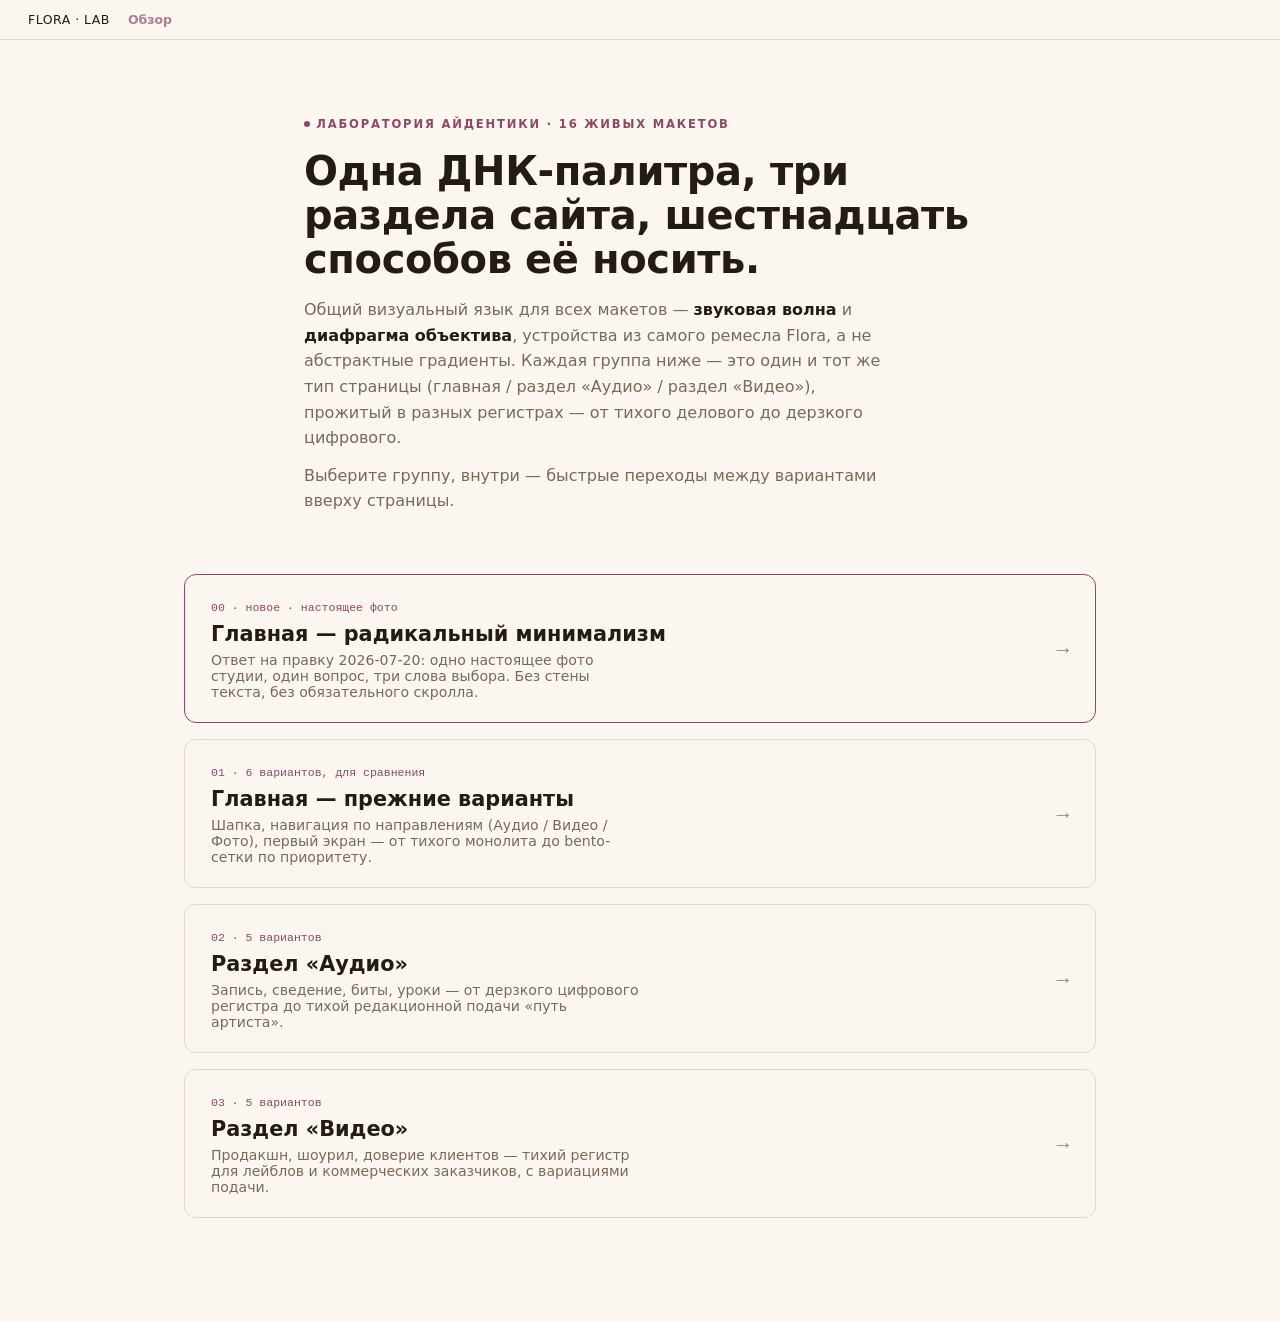
<file: index.html>
<!doctype html>
<html lang="ru">
<head>
<meta charset="utf-8">
<meta name="viewport" content="width=device-width, initial-scale=1">
<title>Flora Creative Studio — лаборатория айдентики</title>
<link rel="icon" href="data:image/svg+xml,%3Csvg xmlns='http://www.w3.org/2000/svg' viewBox='0 0 64 64'%3E%3Cdefs%3E%3ClinearGradient id='g' x1='0' y1='0' x2='1' y2='1'%3E%3Cstop offset='0%25' stop-color='%23FFD65A'/%3E%3Cstop offset='55%25' stop-color='%23FB8C3C'/%3E%3Cstop offset='100%25' stop-color='%23EC1E93'/%3E%3C/linearGradient%3E%3C/defs%3E%3Cpath d='M32 4C40 16 54 20 54 32C54 46 44 58 32 60C20 58 10 46 10 32C10 20 24 16 32 4Z' fill='url(%23g)'/%3E%3C/svg%3E">
<link rel="stylesheet" href="styles.css">
</head>
<body>

<div class="labbar">
  <a class="brand" href="index.html">FLORA · LAB</a>
  <nav class="crumbs"><a href="index.html" aria-current="page">Обзор</a></nav>
</div>

<div class="labintro">
  <p class="eyebrow">Лаборатория айдентики · 16 живых макетов</p>
  <h1>Одна ДНК-палитра, три раздела сайта, шестнадцать способов её носить.</h1>
  <p>Общий визуальный язык для всех макетов — <strong>звуковая волна</strong> и <strong>диафрагма объектива</strong>, устройства из самого ремесла Flora, а не абстрактные градиенты. Каждая группа ниже — это один и тот же тип страницы (главная / раздел «Аудио» / раздел «Видео»), прожитый в разных регистрах — от тихого делового до дерзкого цифрового.</p>
  <p>Выберите группу, внутри — быстрые переходы между вариантами вверху страницы.</p>
</div>

<div class="groups">
  <a class="group-card" href="home-minimal.html" style="border-color:var(--wrap-accent);">
    <div class="gtxt">
      <span class="gn">00 · новое · настоящее фото</span>
      <h2>Главная — радикальный минимализм</h2>
      <p>Ответ на правку 2026-07-20: одно настоящее фото студии, один вопрос, три слова выбора. Без стены текста, без обязательного скролла.</p>
    </div>
    <span class="arrow">→</span>
  </a>
  <a class="group-card" href="home.html">
    <div class="gtxt">
      <span class="gn">01 · 6 вариантов, для сравнения</span>
      <h2>Главная — прежние варианты</h2>
      <p>Шапка, навигация по направлениям (Аудио / Видео / Фото), первый экран — от тихого монолита до bento-сетки по приоритету.</p>
    </div>
    <span class="arrow">→</span>
  </a>
  <a class="group-card" href="audio.html">
    <div class="gtxt">
      <span class="gn">02 · 5 вариантов</span>
      <h2>Раздел «Аудио»</h2>
      <p>Запись, сведение, биты, уроки — от дерзкого цифрового регистра до тихой редакционной подачи «путь артиста».</p>
    </div>
    <span class="arrow">→</span>
  </a>
  <a class="group-card" href="video.html">
    <div class="gtxt">
      <span class="gn">03 · 5 вариантов</span>
      <h2>Раздел «Видео»</h2>
      <p>Продакшн, шоурил, доверие клиентов — тихий регистр для лейблов и коммерческих заказчиков, с вариациями подачи.</p>
    </div>
    <span class="arrow">→</span>
  </a>
</div>

<script src="script.js"></script>
</body>
</html>
</file>
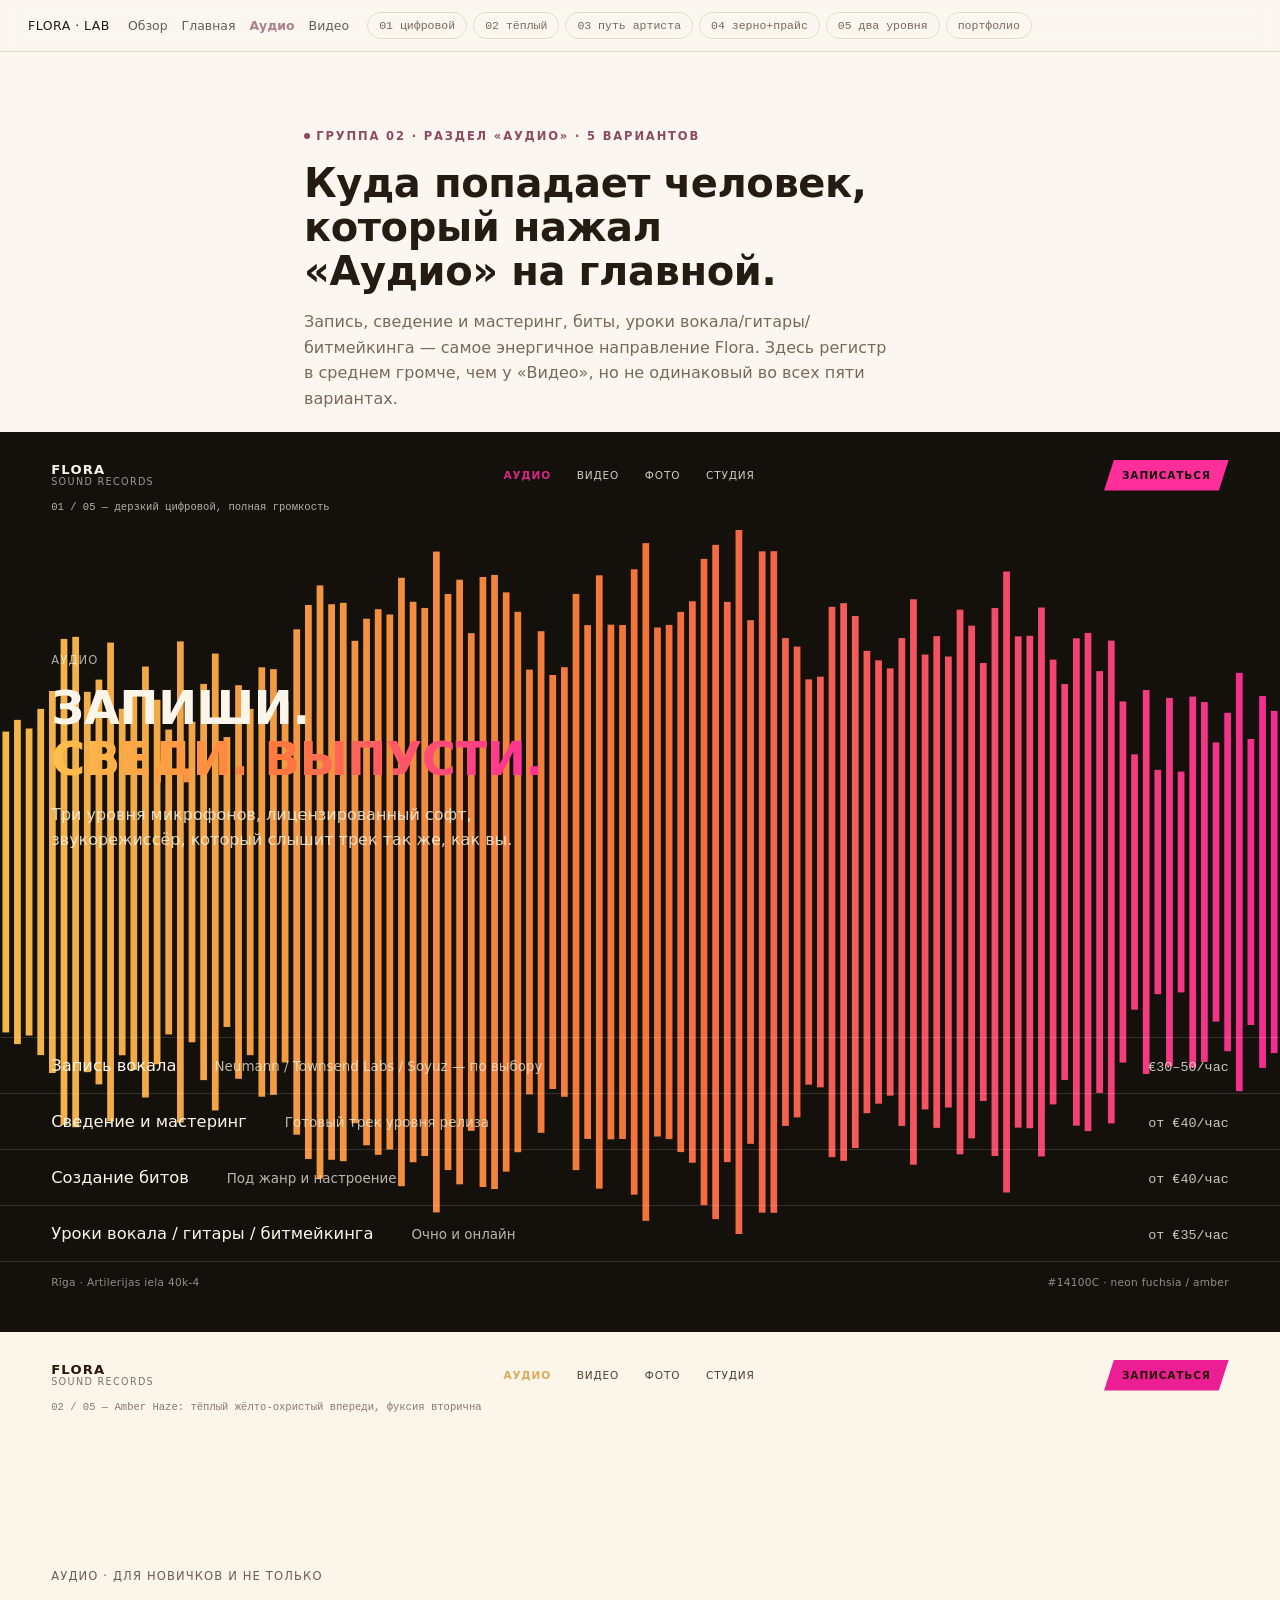
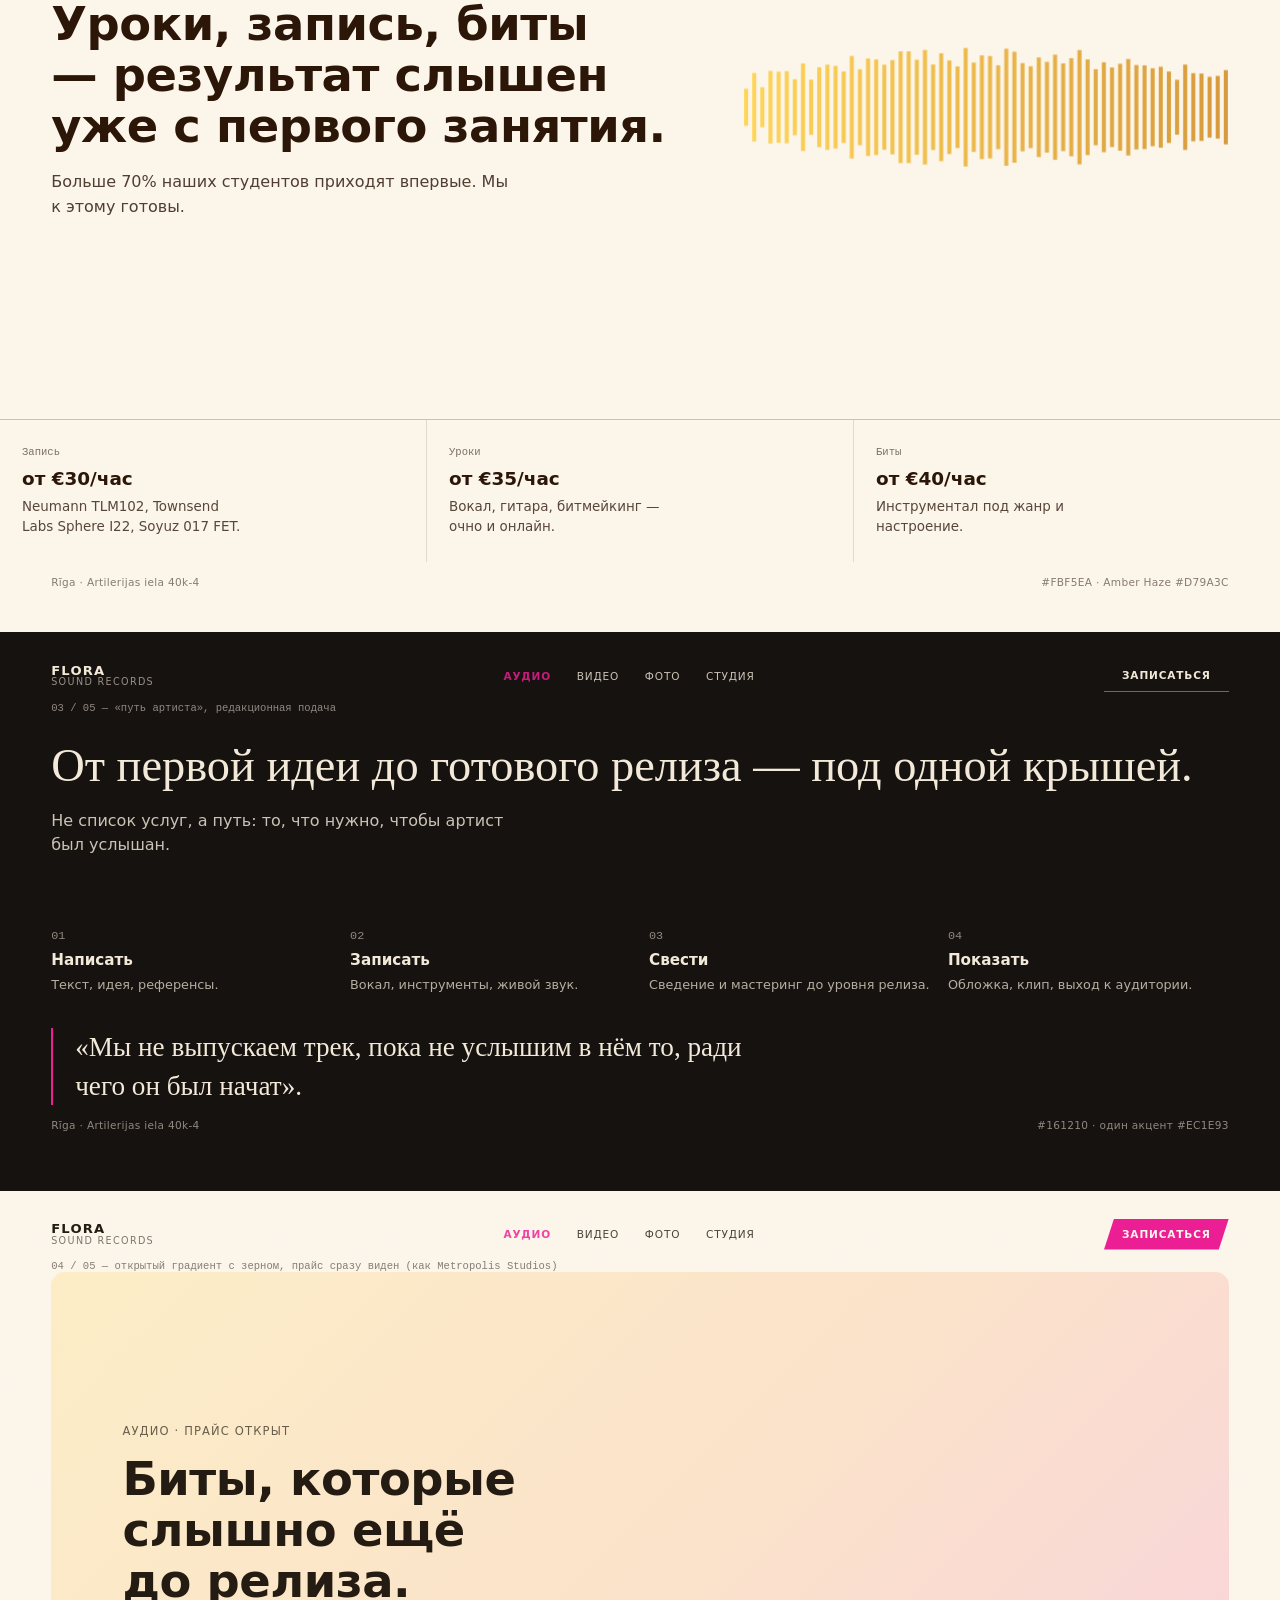
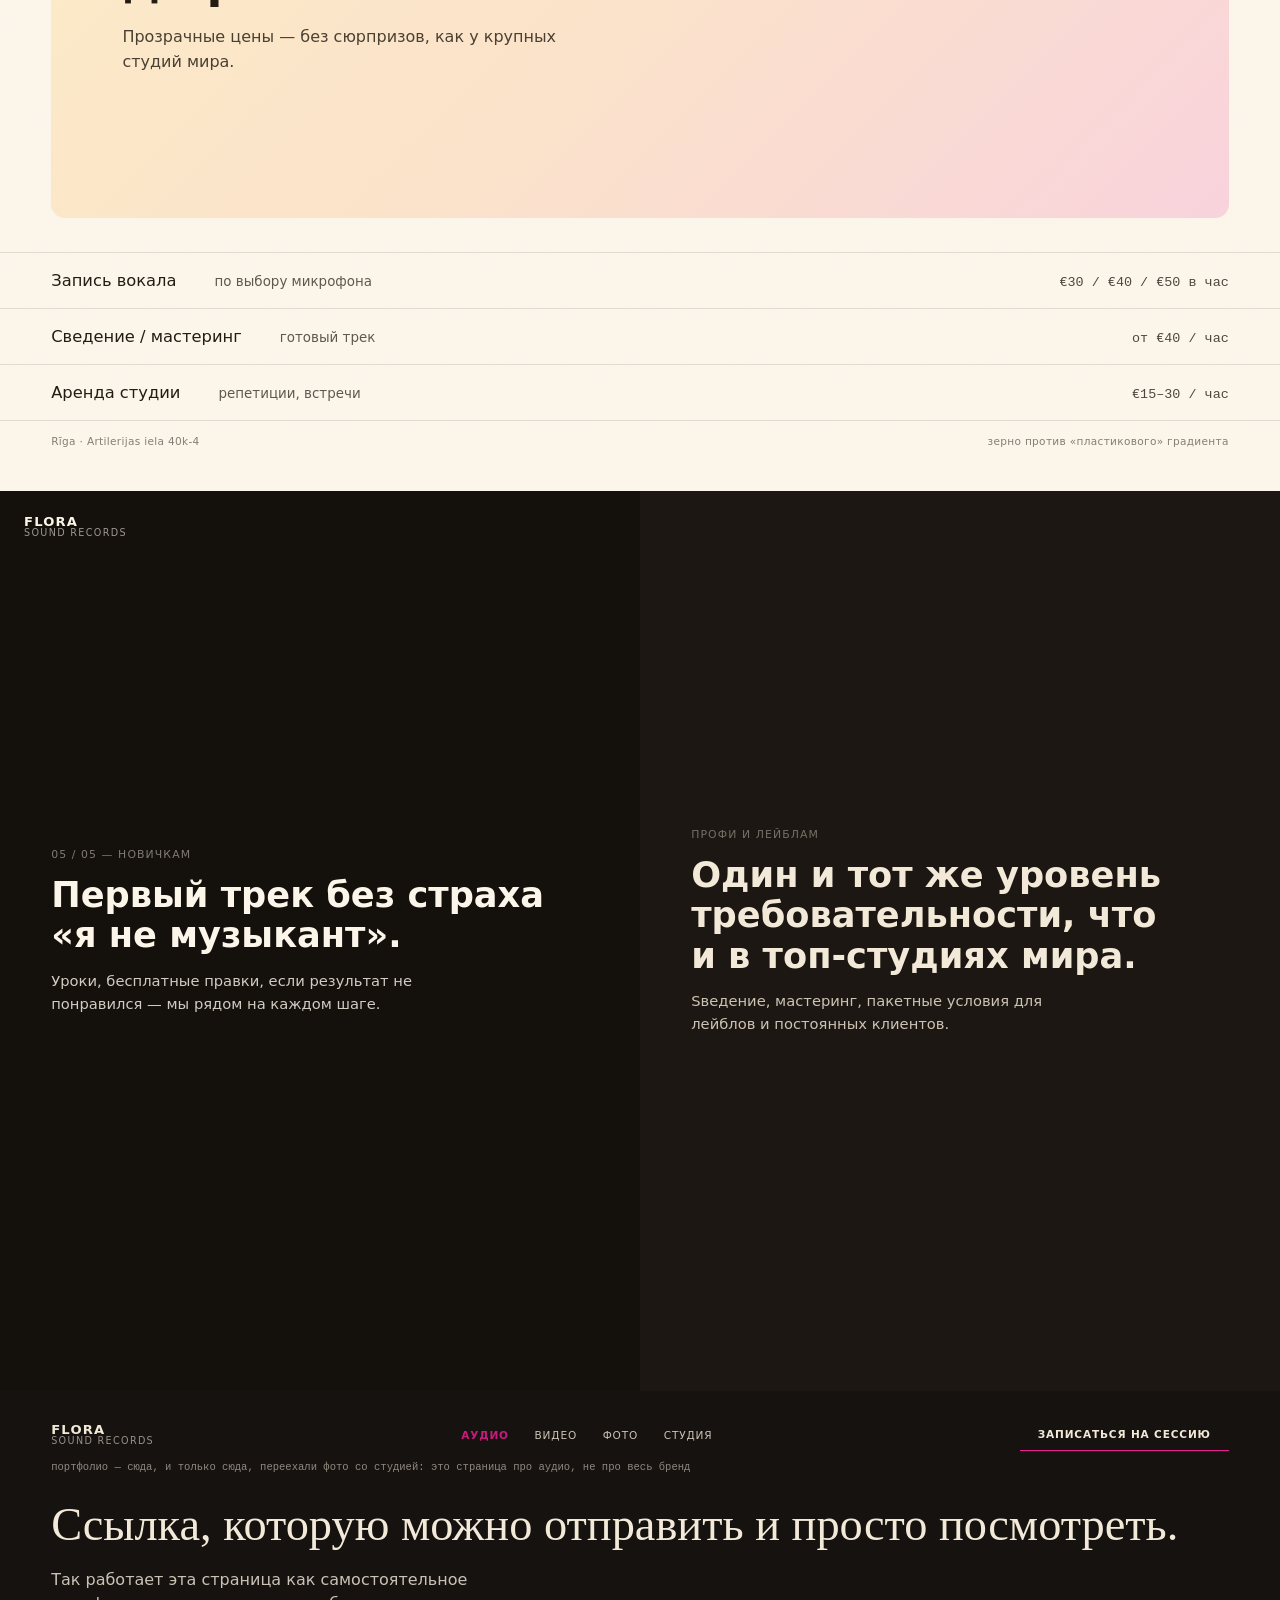
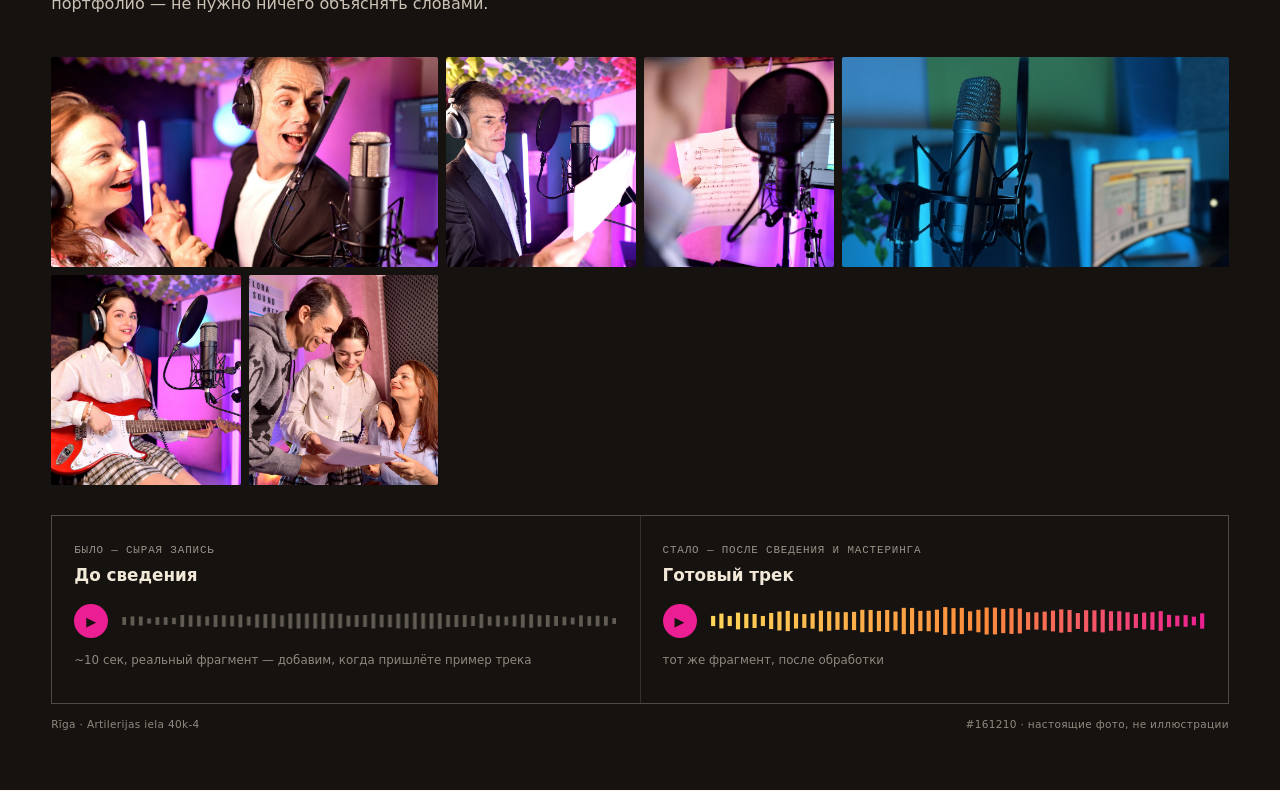
<file: audio.html>
<!doctype html>
<html lang="ru">
<head>
<meta charset="utf-8">
<meta name="viewport" content="width=device-width, initial-scale=1">
<title>Flora — раздел «Аудио»: 5 вариантов</title>
<link rel="icon" href="data:image/svg+xml,%3Csvg xmlns='http://www.w3.org/2000/svg' viewBox='0 0 64 64'%3E%3Cdefs%3E%3ClinearGradient id='g' x1='0' y1='0' x2='1' y2='1'%3E%3Cstop offset='0%25' stop-color='%23FFD65A'/%3E%3Cstop offset='55%25' stop-color='%23FB8C3C'/%3E%3Cstop offset='100%25' stop-color='%23EC1E93'/%3E%3C/linearGradient%3E%3C/defs%3E%3Cpath d='M32 4C40 16 54 20 54 32C54 46 44 58 32 60C20 58 10 46 10 32C10 20 24 16 32 4Z' fill='url(%23g)'/%3E%3C/svg%3E">
<link rel="stylesheet" href="styles.css">
</head>
<body>

<div class="labbar">
  <a class="brand" href="index.html">FLORA · LAB</a>
  <nav class="crumbs"><a href="index.html">Обзор</a><a href="home.html">Главная</a><a href="audio.html" aria-current="page">Аудио</a><a href="video.html">Видео</a></nav>
  <div class="jumps">
    <a href="#a1">01 цифровой</a><a href="#a2">02 тёплый</a><a href="#a3">03 путь артиста</a><a href="#a4">04 зерно+прайс</a><a href="#a5">05 два уровня</a><a href="#aportfolio">портфолио</a>
  </div>
</div>

<div class="labintro">
  <p class="eyebrow">Группа 02 · раздел «Аудио» · 5 вариантов</p>
  <h1>Куда попадает человек, который нажал «Аудио» на главной.</h1>
  <p>Запись, сведение и мастеринг, биты, уроки вокала/гитары/битмейкинга — самое энергичное направление Flora. Здесь регистр в среднем громче, чем у «Видео», но не одинаковый во всех пяти вариантах.</p>
</div>

<!-- ============ A1 — Дерзкий цифровой ============ -->
<section class="screen tall reg-bold" id="a1">
  <canvas class="screen-canvas" data-device="waveform" data-stops="neon" data-bars="110" data-fillratio="0.58" data-amplitude="0.82" data-opacity="0.95" data-seed="21" data-animated></canvas>
  <div class="s-nav">
    <div class="lockup"><b>FLORA</b><span>SOUND RECORDS</span></div>
    <div class="links"><span><b>Аудио</b></span><span>Видео</span><span>Фото</span><span>Студия</span></div>
    <div class="cta">Записаться</div>
  </div>
  <div class="s-tag" style="opacity:.7">01 / 05 — дерзкий цифровой, полная громкость</div>
  <div class="s-hero">
    <div class="s-copy">
      <span class="kicker">Аудио</span>
      <h2 class="caps">Запиши.<br><span class="grd">Сведи. Выпусти.</span></h2>
      <p class="sub">Три уровня микрофонов, лицензированный софт, звукорежиссёр, который слышит трек так же, как вы.</p>
    </div>
    <div class="s-visual"></div>
  </div>
  <div class="services">
    <div class="service-row"><span class="name">Запись вокала</span><span class="desc">Neumann / Townsend Labs / Soyuz — по выбору</span><span class="price">€30–50/час</span></div>
    <div class="service-row"><span class="name">Сведение и мастеринг</span><span class="desc">Готовый трек уровня релиза</span><span class="price">от €40/час</span></div>
    <div class="service-row"><span class="name">Создание битов</span><span class="desc">Под жанр и настроение</span><span class="price">от €40/час</span></div>
    <div class="service-row"><span class="name">Уроки вокала / гитары / битмейкинга</span><span class="desc">Очно и онлайн</span><span class="price">от €35/час</span></div>
  </div>
  <div class="s-foot"><span>Rīga · Artilerijas iela 40k-4</span><span>#14100C · neon fuchsia / amber</span></div>
</section>

<!-- ============ A2 — Тёплый, сбалансированный ============ -->
<section class="screen tall reg-amber" id="a2">
  <div class="s-nav">
    <div class="lockup"><b>FLORA</b><span>SOUND RECORDS</span></div>
    <div class="links"><span><b>Аудио</b></span><span>Видео</span><span>Фото</span><span>Студия</span></div>
    <div class="cta" style="background:var(--accent2); color:#2B1608;">Записаться</div>
  </div>
  <div class="s-tag">02 / 05 — Amber Haze: тёплый жёлто-охристый впереди, фуксия вторична</div>
  <div class="s-hero">
    <div class="s-copy">
      <span class="kicker">Аудио · для новичков и не только</span>
      <h2>Уроки, запись, биты — результат слышен уже с первого занятия.</h2>
      <p class="sub">Больше 70% наших студентов приходят впервые. Мы к этому готовы.</p>
    </div>
    <div class="s-visual"><canvas data-device="waveform" data-stops="amber" data-bars="60" data-fillratio="0.5" data-amplitude="0.6" data-seed="9"></canvas></div>
  </div>
  <div class="grid3">
    <div><div class="tile-inner"><span class="k">Запись</span><h3>от €30/час</h3><p>Neumann TLM102, Townsend Labs Sphere I22, Soyuz 017 FET.</p></div></div>
    <div><div class="tile-inner"><span class="k">Уроки</span><h3>от €35/час</h3><p>Вокал, гитара, битмейкинг — очно и онлайн.</p></div></div>
    <div><div class="tile-inner"><span class="k">Биты</span><h3>от €40/час</h3><p>Инструментал под жанр и настроение.</p></div></div>
  </div>
  <div class="s-foot"><span>Rīga · Artilerijas iela 40k-4</span><span>#FBF5EA · Amber Haze #D79A3C</span></div>
</section>

<!-- ============ A3 — Путь артиста (редакционный) ============ -->
<section class="screen reg-quiet" id="a3" style="padding-bottom:60px;">
  <div class="s-nav">
    <div class="lockup"><b>FLORA</b><span>SOUND RECORDS</span></div>
    <div class="links"><span><b>Аудио</b></span><span>Видео</span><span>Фото</span><span>Студия</span></div>
    <div class="cta" style="background:transparent;border-bottom:1.5px solid var(--accent);clip-path:none;color:var(--ink);">Записаться</div>
  </div>
  <div class="s-tag">03 / 05 — «путь артиста», редакционная подача</div>
  <div class="s-hero stack" style="padding-bottom:6px;">
    <div class="s-copy">
      <h2 class="serif">От первой идеи до готового релиза — под одной крышей.</h2>
      <p class="sub">Не список услуг, а путь: то, что нужно, чтобы артист был услышан.</p>
    </div>
  </div>
  <div class="steps">
    <div class="step"><span class="n">01</span><h4>Написать</h4><p>Текст, идея, референсы.</p></div>
    <div class="step"><span class="n">02</span><h4>Записать</h4><p>Вокал, инструменты, живой звук.</p></div>
    <div class="step"><span class="n">03</span><h4>Свести</h4><p>Сведение и мастеринг до уровня релиза.</p></div>
    <div class="step"><span class="n">04</span><h4>Показать</h4><p>Обложка, клип, выход к аудитории.</p></div>
  </div>
  <blockquote class="pull">«Мы не выпускаем трек, пока не услышим в нём то, ради чего он был начат».</blockquote>
  <div class="s-foot"><span>Rīga · Artilerijas iela 40k-4</span><span>#161210 · один акцент #EC1E93</span></div>
</section>

<!-- ============ A4 — Зерно + прайс-таблица ============ -->
<section class="screen tall reg-balance grainy" id="a4">
  <div class="s-nav">
    <div class="lockup"><b>FLORA</b><span>SOUND RECORDS</span></div>
    <div class="links"><span><b>Аудио</b></span><span>Видео</span><span>Фото</span><span>Студия</span></div>
    <div class="cta">Записаться</div>
  </div>
  <div class="s-tag">04 / 05 — открытый градиент с зерном, прайс сразу виден (как Metropolis Studios)</div>
  <div class="s-hero" style="background:linear-gradient(135deg,rgba(255,214,90,.25),rgba(251,140,60,.18) 55%,rgba(236,30,147,.16)); border-radius:14px; margin:0 clamp(20px,4vw,52px);">
    <div class="s-copy" style="padding:26px 0 6px 20px;">
      <span class="kicker">Аудио · прайс открыт</span>
      <h2>Биты, которые слышно ещё до релиза.</h2>
      <p class="sub">Прозрачные цены — без сюрпризов, как у крупных студий мира.</p>
    </div>
    <div class="s-visual"></div>
  </div>
  <div class="services">
    <div class="service-row"><span class="name">Запись вокала</span><span class="desc">по выбору микрофона</span><span class="price">€30 / €40 / €50 в час</span></div>
    <div class="service-row"><span class="name">Сведение / мастеринг</span><span class="desc">готовый трек</span><span class="price">от €40 / час</span></div>
    <div class="service-row"><span class="name">Аренда студии</span><span class="desc">репетиции, встречи</span><span class="price">€15–30 / час</span></div>
  </div>
  <div class="s-foot"><span>Rīga · Artilerijas iela 40k-4</span><span>зерно против «пластикового» градиента</span></div>
</section>

<!-- ============ A5 — Два уровня внутри Аудио ============ -->
<section id="a5">
  <div class="split2">
    <div class="reg-bold" style="background:var(--bg); color:var(--ink);">
      <div class="s-nav" style="position:absolute; top:0; left:0; right:0; padding:24px;">
        <div class="lockup"><b>FLORA</b><span>SOUND RECORDS</span></div><div></div>
      </div>
      <span class="tag2" style="color:var(--muted)">05 / 05 — новичкам</span>
      <h3>Первый трек без страха «я не музыкант».</h3>
      <p class="sub2">Уроки, бесплатные правки, если результат не понравился — мы рядом на каждом шаге.</p>
    </div>
    <div class="reg-graphite" style="background:var(--bg); color:var(--ink);">
      <span class="tag2" style="color:var(--muted)">Профи и лейблам</span>
      <h3 class="serif">Один и тот же уровень требовательности, что и в топ-студиях мира.</h3>
      <p class="sub2">Sведение, мастеринг, пакетные условия для лейблов и постоянных клиентов.</p>
    </div>
  </div>
</section>

<!-- ============ Портфолио: реальные фото студии + было/стало ============ -->
<section class="screen reg-quiet" id="aportfolio" style="padding-bottom:60px;">
  <div class="s-nav">
    <div class="lockup"><b>FLORA</b><span>SOUND RECORDS</span></div>
    <div class="links"><span><b>Аудио</b></span><span>Видео</span><span>Фото</span><span>Студия</span></div>
    <div class="cta" style="background:transparent;border-bottom:1.5px solid var(--accent);clip-path:none;color:var(--ink);">Записаться на сессию</div>
  </div>
  <div class="s-tag">портфолио — сюда, и только сюда, переехали фото со студией: это страница про аудио, не про весь бренд</div>
  <div class="s-hero stack" style="padding-bottom:14px;">
    <div class="s-copy">
      <h2 class="serif">Ссылка, которую можно отправить и просто посмотреть.</h2>
      <p class="sub">Так работает эта страница как самостоятельное портфолио — не нужно ничего объяснять словами.</p>
    </div>
  </div>
  <div class="pf-gallery">
    <a href="photos/session-duo.jpg"><img src="photos/session-duo.jpg" alt="Запись дуэта в студии"><span class="cap">Живая сессия</span></a>
    <a href="photos/mic-closeup.jpg"><img src="photos/mic-closeup.jpg" alt="Микрофон крупным планом"><span class="cap">Оборудование</span></a>
    <a href="photos/sheet-music.jpg"><img src="photos/sheet-music.jpg" alt="Работа с нотами перед микрофоном"><span class="cap">Работа над партией</span></a>
    <a href="photos/desk-setup.jpg"><img src="photos/desk-setup.jpg" alt="Рабочее место звукорежиссёра"><span class="cap">Рабочее место</span></a>
    <a href="photos/extra-1.jpg"><img src="photos/extra-1.jpg" alt="Студия Flora"><span class="cap">Студия</span></a>
    <a href="photos/extra-2.jpg"><img src="photos/extra-2.jpg" alt="Студия Flora"><span class="cap">Студия</span></a>
  </div>

  <div class="ba-row">
    <div class="ba-cell">
      <span class="ba-k">Было — сырая запись</span>
      <h4>До сведения</h4>
      <div class="ba-player">
        <span class="ba-play">▶</span>
        <canvas class="ba-wave" data-device="waveform" data-stops="mono" data-mono="rgba(242,233,216,.35)" data-bars="60" data-fillratio="0.45" data-amplitude="0.45" data-seed="31"></canvas>
      </div>
      <p class="ba-note">~10 сек, реальный фрагмент — добавим, когда пришлёте пример трека</p>
    </div>
    <div class="ba-cell">
      <span class="ba-k">Стало — после сведения и мастеринга</span>
      <h4>Готовый трек</h4>
      <div class="ba-player">
        <span class="ba-play">▶</span>
        <canvas class="ba-wave" data-device="waveform" data-stops="dna" data-bars="60" data-fillratio="0.5" data-amplitude="0.75" data-seed="32"></canvas>
      </div>
      <p class="ba-note">тот же фрагмент, после обработки</p>
    </div>
  </div>
  <div class="s-foot"><span>Rīga · Artilerijas iela 40k-4</span><span>#161210 · настоящие фото, не иллюстрации</span></div>
</section>

<script src="script.js"></script>
</body>
</html>
</file>
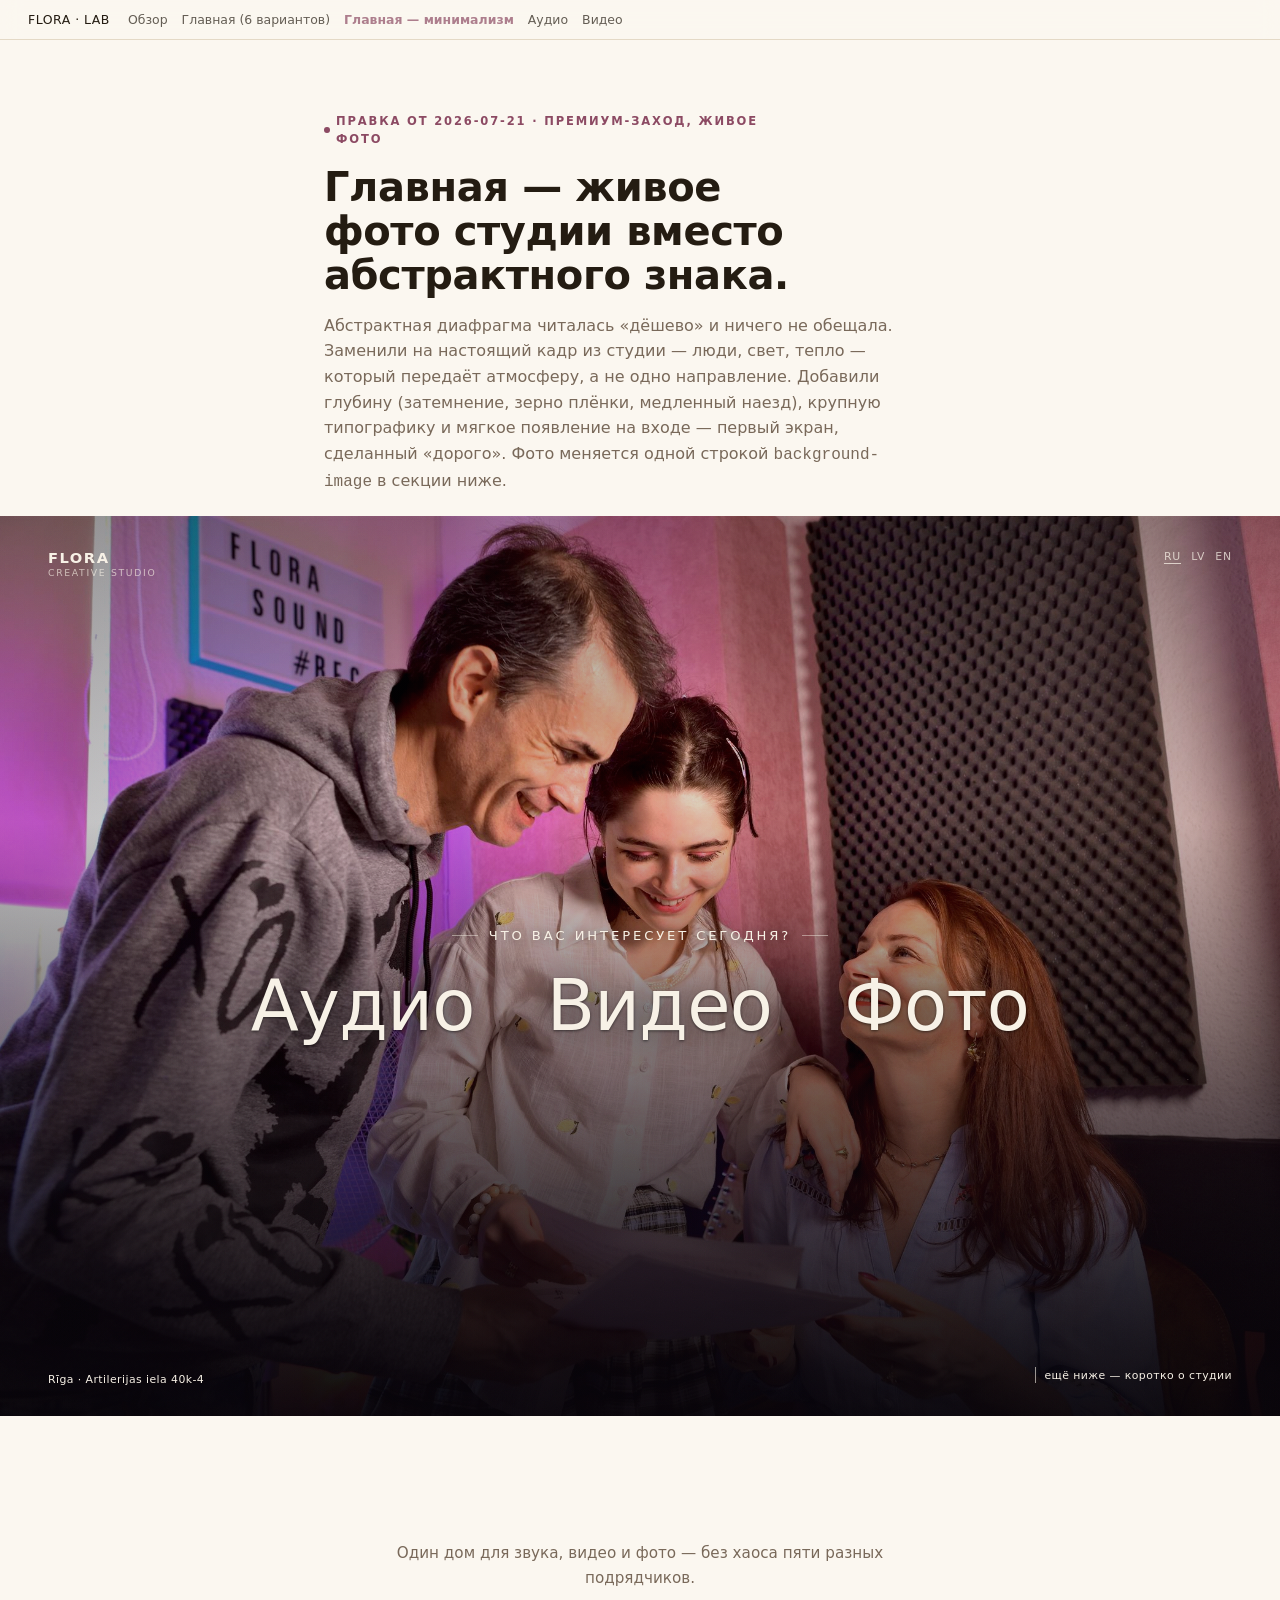
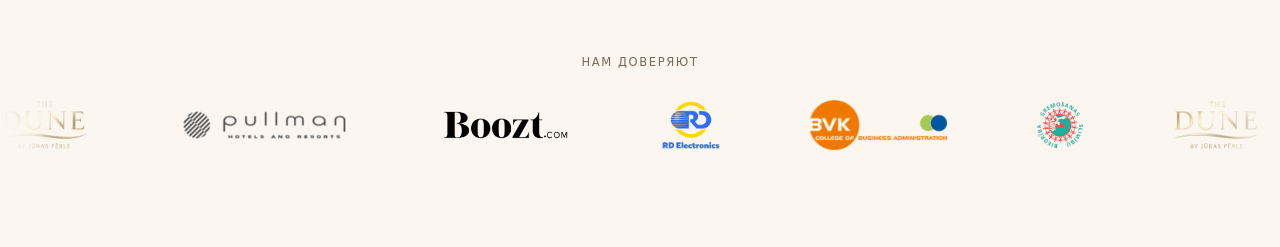
<file: home-minimal.html>
<!doctype html>
<html lang="ru">
<head>
<meta charset="utf-8">
<meta name="viewport" content="width=device-width, initial-scale=1">
<title>Flora — главная, минималистичный концепт</title>
<link rel="icon" href="data:image/svg+xml,%3Csvg xmlns='http://www.w3.org/2000/svg' viewBox='0 0 64 64'%3E%3Cdefs%3E%3ClinearGradient id='g' x1='0' y1='0' x2='1' y2='1'%3E%3Cstop offset='0%25' stop-color='%23FFD65A'/%3E%3Cstop offset='55%25' stop-color='%23FB8C3C'/%3E%3Cstop offset='100%25' stop-color='%23EC1E93'/%3E%3C/linearGradient%3E%3C/defs%3E%3Cpath d='M32 4C40 16 54 20 54 32C54 46 44 58 32 60C20 58 10 46 10 32C10 20 24 16 32 4Z' fill='url(%23g)'/%3E%3C/svg%3E">
<link rel="stylesheet" href="styles.css">
</head>
<body>

<div class="labbar">
  <a class="brand" href="index.html">FLORA · LAB</a>
  <nav class="crumbs"><a href="index.html">Обзор</a><a href="home.html">Главная (6 вариантов)</a><a href="home-minimal.html" aria-current="page">Главная — минимализм</a><a href="audio.html">Аудио</a><a href="video.html">Видео</a></nav>
</div>

<div class="labintro" style="max-width:680px;">
  <p class="eyebrow">Правка от 2026-07-21 · премиум-заход, живое фото</p>
  <h1>Главная — живое фото студии вместо абстрактного знака.</h1>
  <p>Абстрактная диафрагма читалась «дёшево» и ничего не обещала. Заменили на настоящий кадр из студии — люди, свет, тепло — который передаёт атмосферу, а не одно направление. Добавили глубину (затемнение, зерно плёнки, медленный наезд), крупную типографику и мягкое появление на входе — первый экран, сделанный «дорого». Фото меняется одной строкой <code>background-image</code> в секции ниже.</p>
</div>

<!-- ============ MINIMAL HERO — нейтральный знак вместо фото ============ -->
<section class="mh reg-quiet" style="background:#161210;">
  <!-- фото-герой: настоящий кадр студии. Заменить студию → поменять URL ниже. -->
  <div class="mh-photo" style="background-image:url('photos/extra-2.jpg'); background-position:center 32%;"></div>
  <div class="mh-scrim"></div>
  <div class="mh-grain"></div>

  <div class="mh-top">
    <div class="mh-lockup"><b>FLORA</b><span>CREATIVE STUDIO</span></div>
    <div class="mh-lang"><a href="#" aria-current="true">RU</a><a href="#">LV</a><a href="#">EN</a></div>
  </div>

  <div class="mh-mid">
    <p class="mh-prompt">Что вас интересует сегодня?</p>
    <nav class="mh-choices">
      <a href="audio.html">Аудио</a>
      <a href="video.html">Видео</a>
      <a href="video.html#v5">Фото</a>
    </nav>
  </div>

  <div class="mh-bottom">
    <span>Rīga · Artilerijas iela 40k-4</span>
    <span class="mh-scroll"><span class="ln"></span>ещё ниже — коротко о студии</span>
  </div>
</section>

<div class="mh-below">
  <p>Один дом для звука, видео и фото — без хаоса пяти разных подрядчиков.</p>
</div>

<div class="trust-marquee">
  <p class="tm-label">Нам доверяют</p>
  <div class="tm-track-wrap">
    <div class="tm-track">
      <img src="partners/the-dune.png" alt="The Dune by Jūras Pērle" loading="lazy" style="height:52px">
      <img src="partners/pullman.png" alt="Pullman Hotels and Resorts" loading="lazy" style="height:36px">
      <img src="partners/boozt.png" alt="Boozt.com" loading="lazy" style="height:34px">
      <img src="partners/rd-electronics.png" alt="RD Electronics" loading="lazy" style="height:50px">
      <img src="partners/bvk.png" alt="BVK College of Business Administration" loading="lazy" style="height:50px">
      <img src="partners/gremosanas-biedriba.png" alt="Gremošanas Slimību Biedrība" loading="lazy" style="height:46px">
      <span class="tm-dup" aria-hidden="true" style="display:contents;">
        <img src="partners/the-dune.png" alt="" loading="lazy" style="height:52px">
        <img src="partners/pullman.png" alt="" loading="lazy" style="height:36px">
        <img src="partners/boozt.png" alt="" loading="lazy" style="height:34px">
        <img src="partners/rd-electronics.png" alt="" loading="lazy" style="height:50px">
        <img src="partners/bvk.png" alt="" loading="lazy" style="height:50px">
        <img src="partners/gremosanas-biedriba.png" alt="" loading="lazy" style="height:46px">
      </span>
    </div>
  </div>
</div>

<script src="script.js"></script>
</body>
</html>
</file>
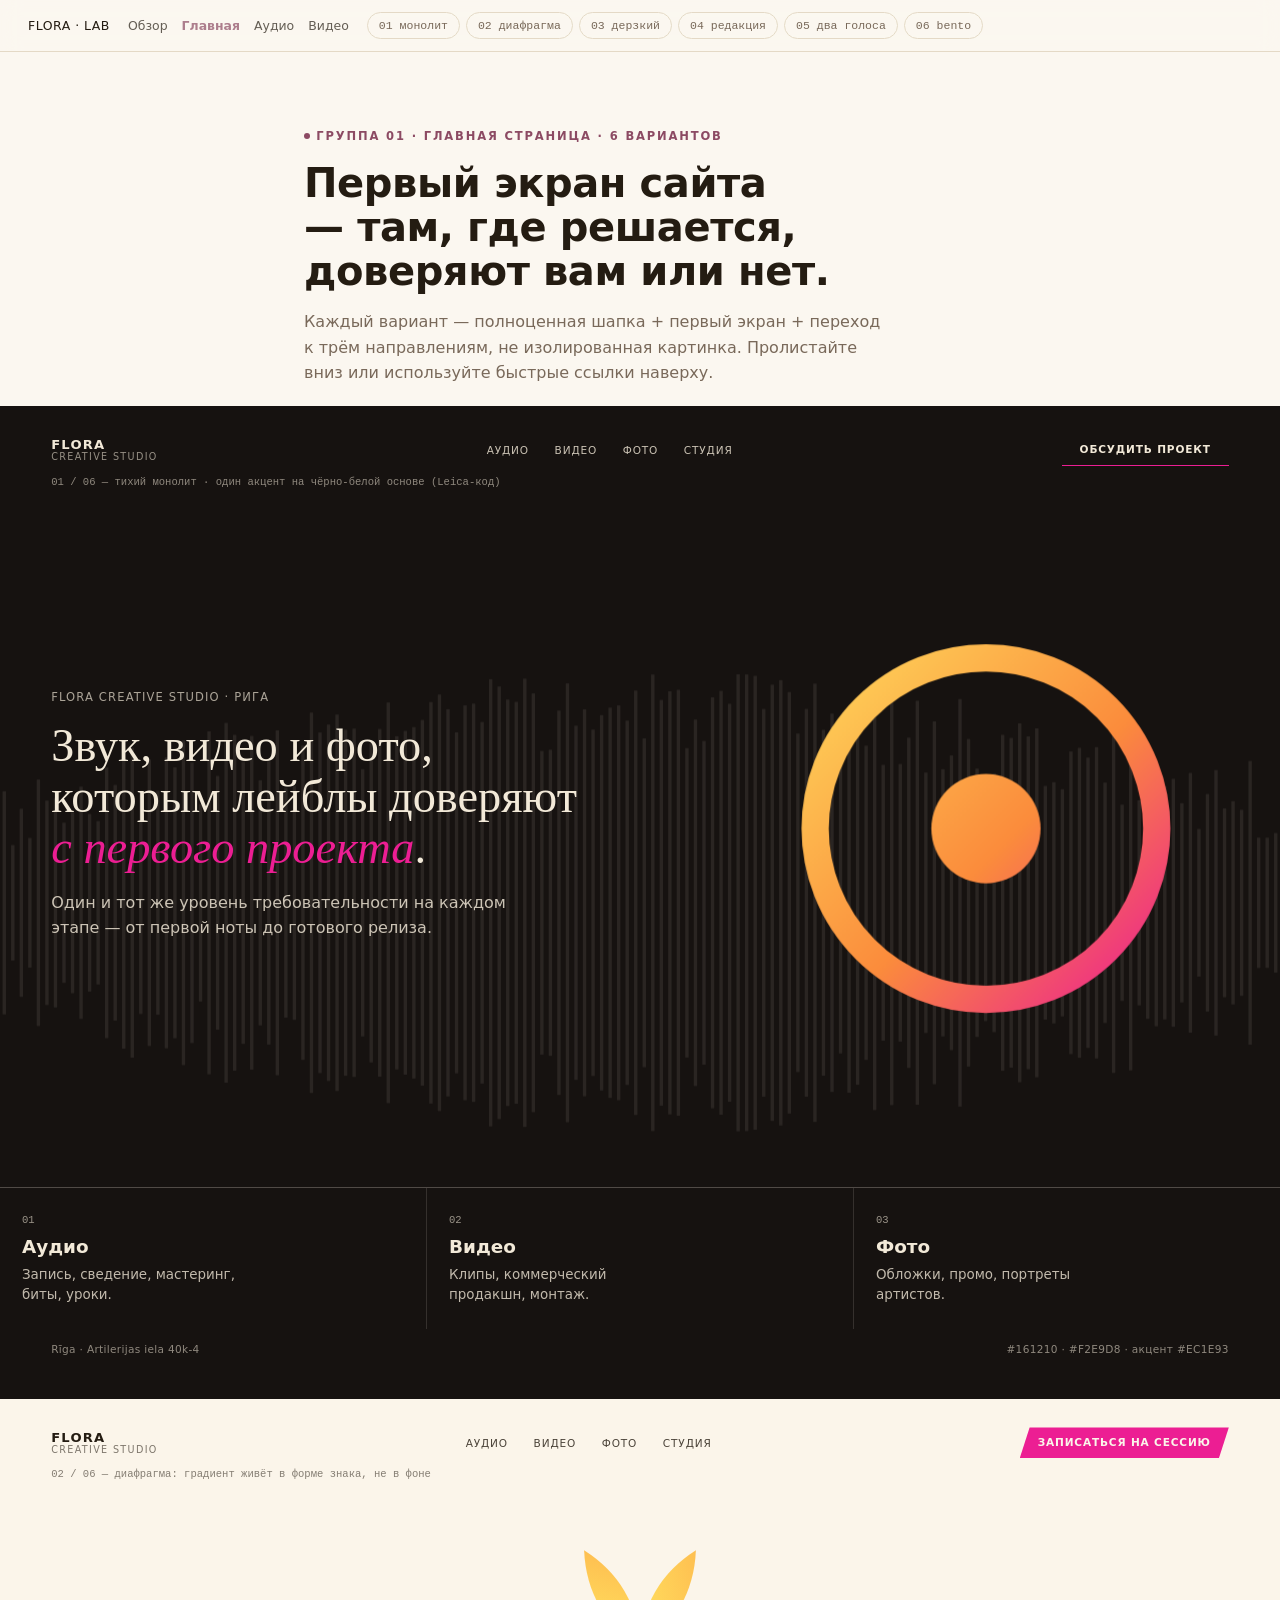
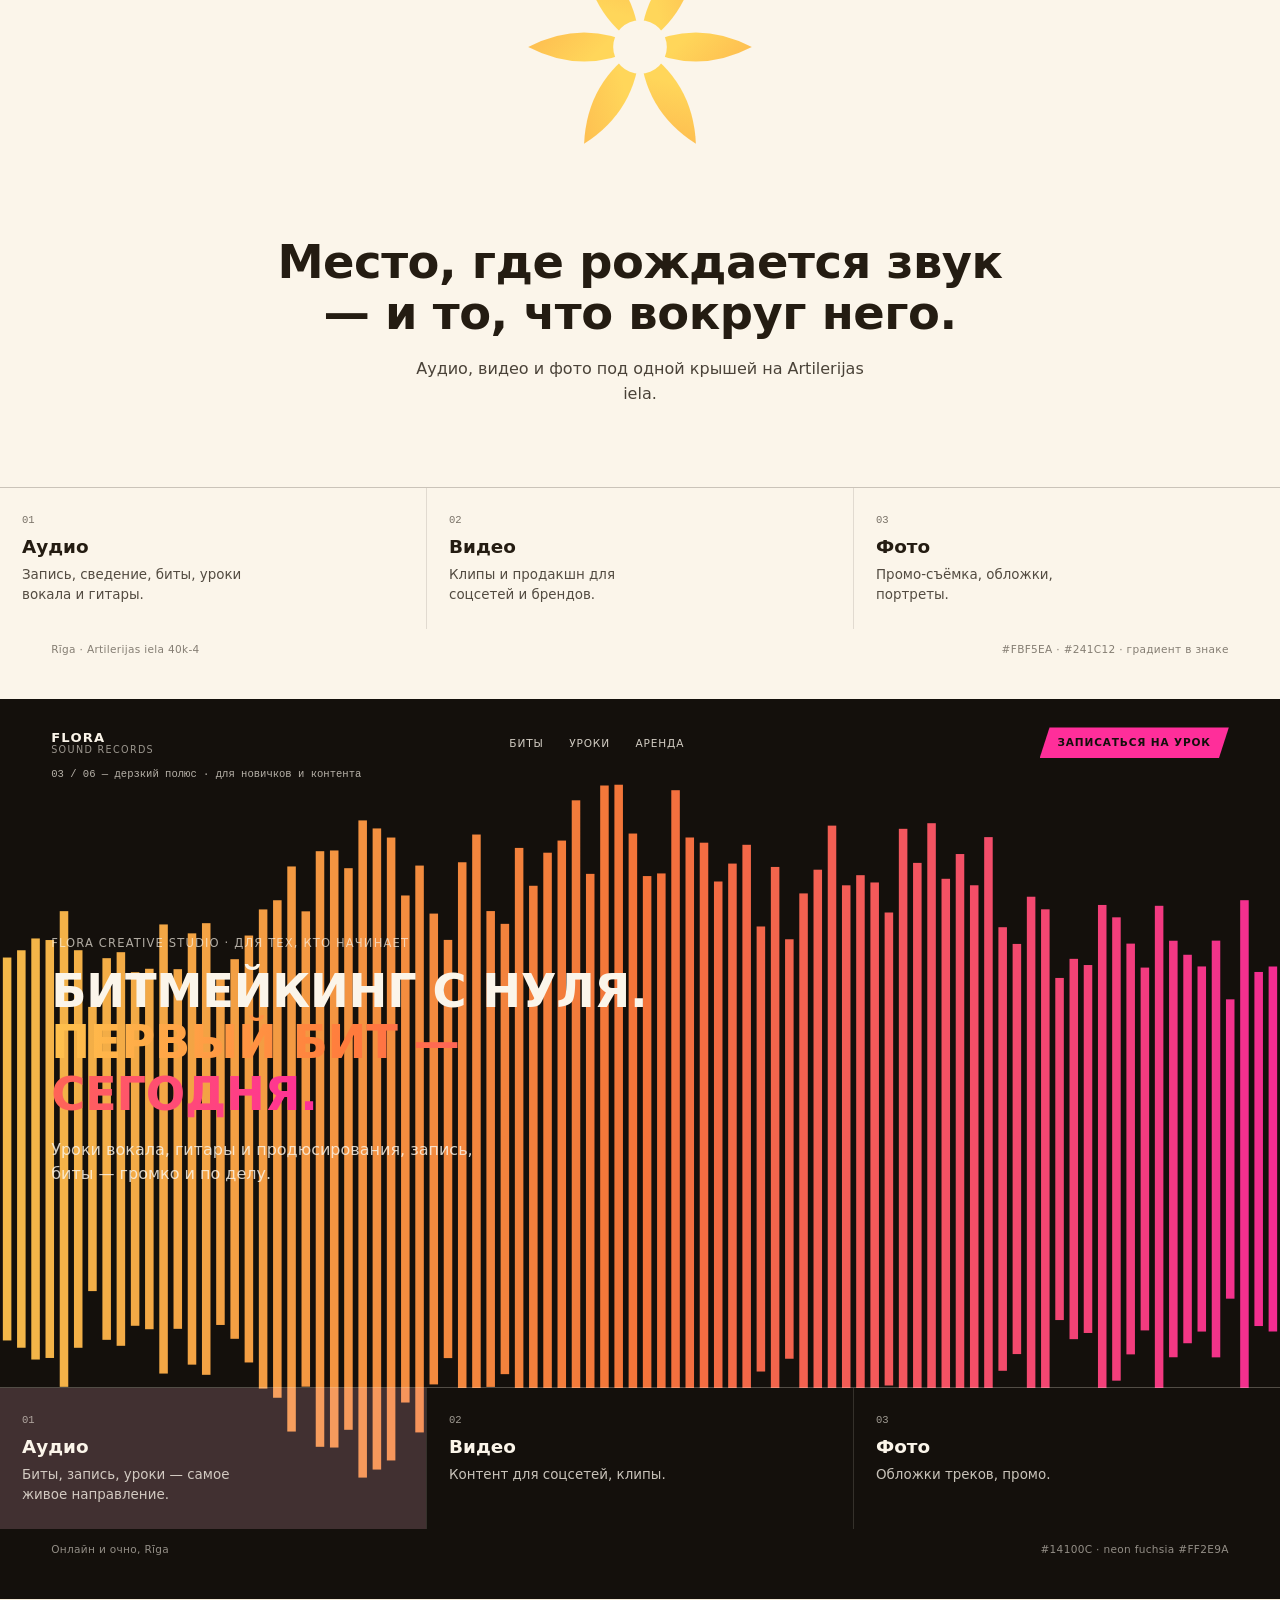
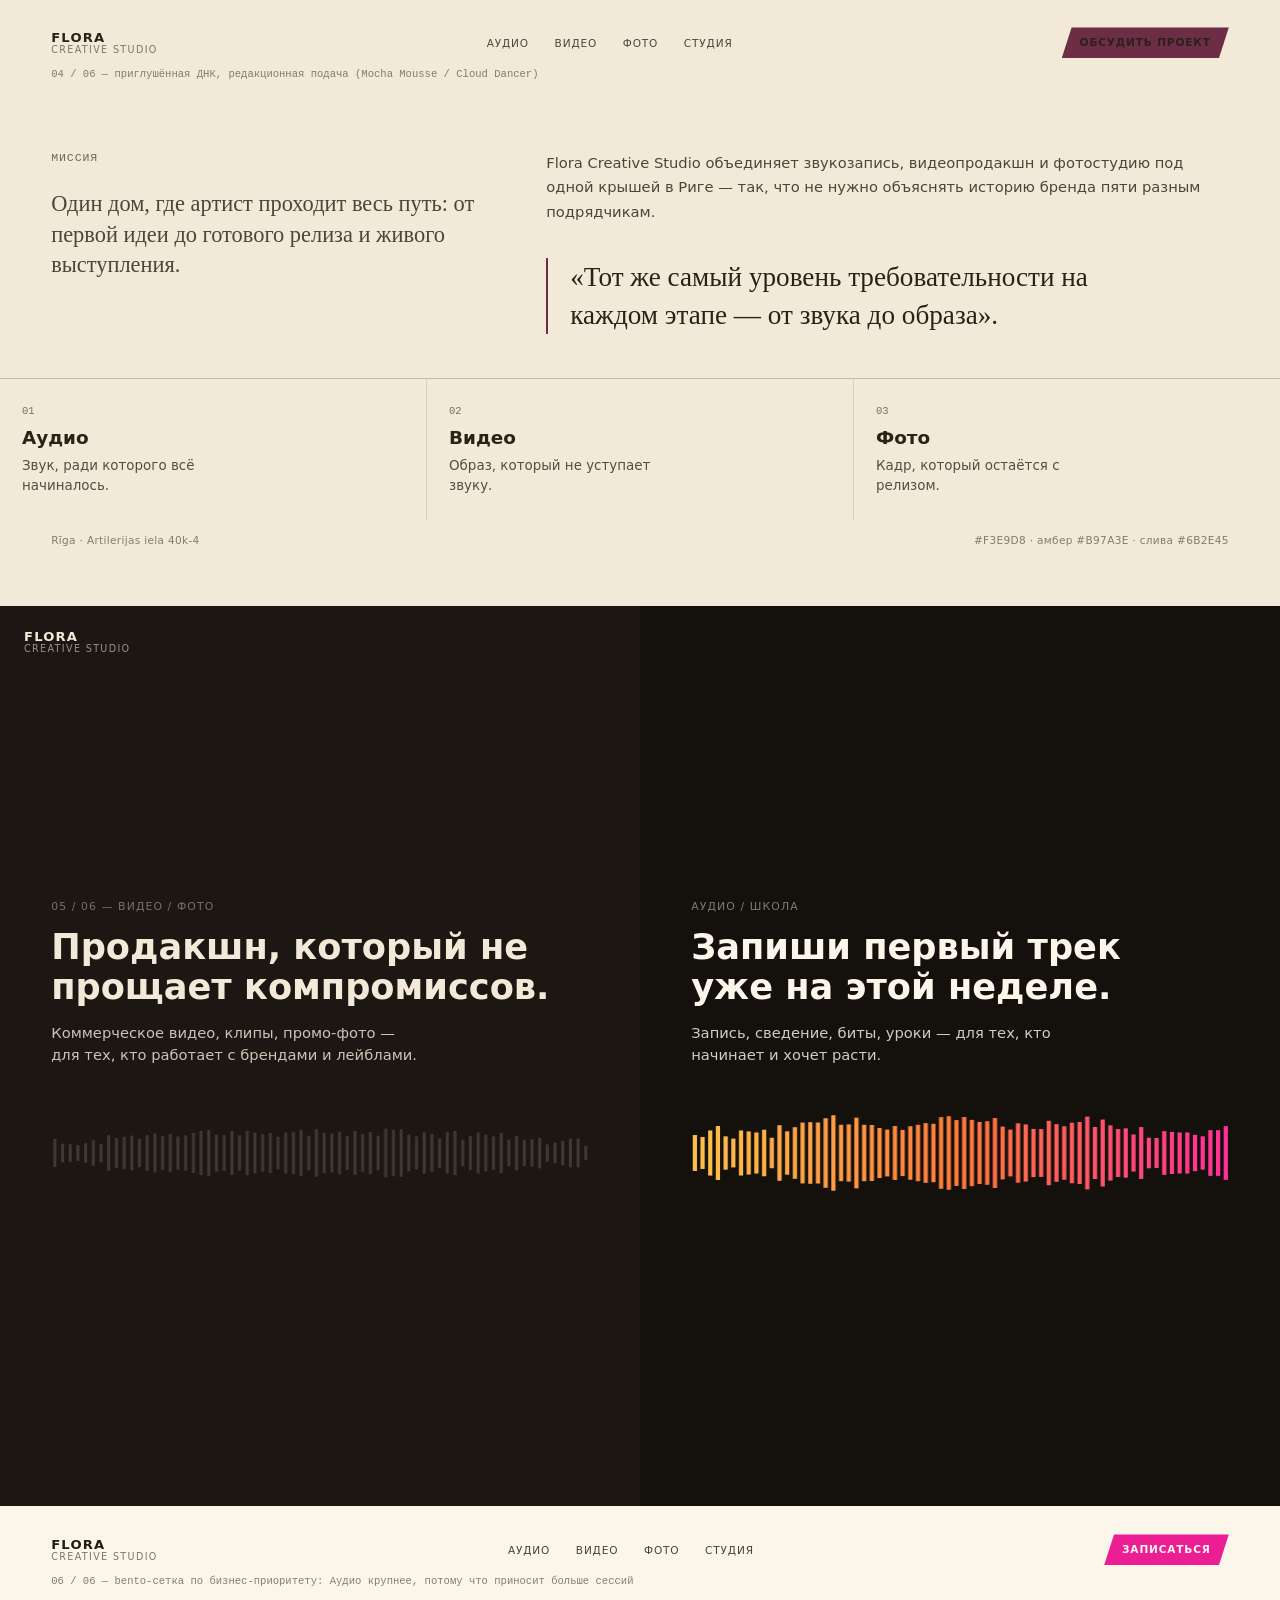
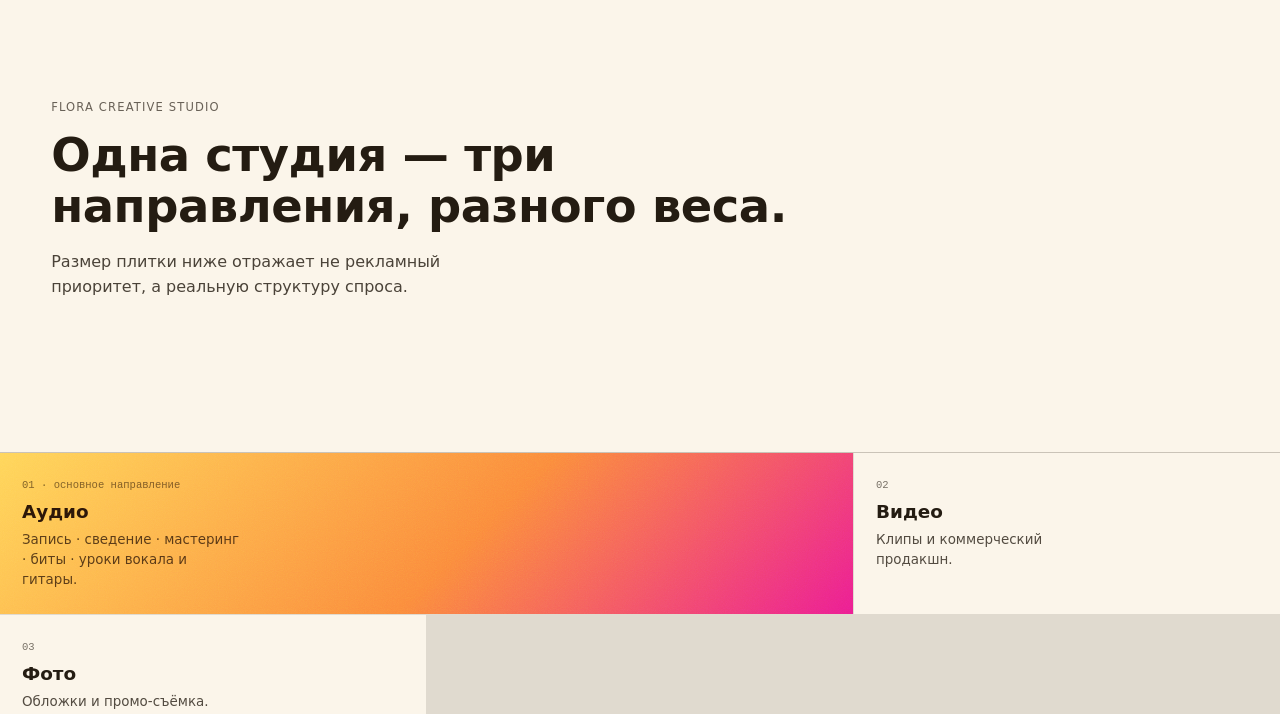
<file: home.html>
<!doctype html>
<html lang="ru">
<head>
<meta charset="utf-8">
<meta name="viewport" content="width=device-width, initial-scale=1">
<title>Flora — главная: 6 вариантов</title>
<link rel="icon" href="data:image/svg+xml,%3Csvg xmlns='http://www.w3.org/2000/svg' viewBox='0 0 64 64'%3E%3Cdefs%3E%3ClinearGradient id='g' x1='0' y1='0' x2='1' y2='1'%3E%3Cstop offset='0%25' stop-color='%23FFD65A'/%3E%3Cstop offset='55%25' stop-color='%23FB8C3C'/%3E%3Cstop offset='100%25' stop-color='%23EC1E93'/%3E%3C/linearGradient%3E%3C/defs%3E%3Cpath d='M32 4C40 16 54 20 54 32C54 46 44 58 32 60C20 58 10 46 10 32C10 20 24 16 32 4Z' fill='url(%23g)'/%3E%3C/svg%3E">
<link rel="stylesheet" href="styles.css">
</head>
<body>

<div class="labbar">
  <a class="brand" href="index.html">FLORA · LAB</a>
  <nav class="crumbs"><a href="index.html">Обзор</a><a href="home.html" aria-current="page">Главная</a><a href="audio.html">Аудио</a><a href="video.html">Видео</a></nav>
  <div class="jumps">
    <a href="#h1">01 монолит</a><a href="#h2">02 диафрагма</a><a href="#h3">03 дерзкий</a><a href="#h4">04 редакция</a><a href="#h5">05 два голоса</a><a href="#h6">06 bento</a>
  </div>
</div>

<div class="labintro">
  <p class="eyebrow">Группа 01 · главная страница · 6 вариантов</p>
  <h1>Первый экран сайта — там, где решается, доверяют вам или нет.</h1>
  <p>Каждый вариант — полноценная шапка + первый экран + переход к трём направлениям, не изолированная картинка. Пролистайте вниз или используйте быстрые ссылки наверху.</p>
</div>

<!-- ============ H1 — Тихий монолит ============ -->
<section class="screen tall reg-quiet" id="h1">
  <canvas class="screen-canvas" data-device="waveform" data-stops="mono" data-mono="rgba(242,233,216,.09)" data-bars="150" data-fillratio="0.4" data-amplitude="0.55" data-seed="3"></canvas>
  <div class="s-nav">
    <div class="lockup"><b>FLORA</b><span>CREATIVE STUDIO</span></div>
    <div class="links"><span>Аудио</span><span>Видео</span><span>Фото</span><span>Студия</span></div>
    <div class="cta" style="background:transparent;border-bottom:1.5px solid var(--accent);clip-path:none;color:var(--ink);">Обсудить проект</div>
  </div>
  <div class="s-tag">01 / 06 — тихий монолит · один акцент на чёрно-белой основе (Leica-код)</div>
  <div class="s-hero">
    <div class="s-copy">
      <span class="kicker">Flora Creative Studio · Рига</span>
      <h2 class="serif">Звук, видео и фото, которым лейблы доверяют <em>с первого проекта</em>.</h2>
      <p class="sub">Один и тот же уровень требовательности на каждом этапе — от первой ноты до готового релиза.</p>
    </div>
    <div class="s-visual"><canvas data-device="ring" data-stops="dna" data-scale="0.7"></canvas></div>
  </div>
  <div class="grid3">
    <a href="audio.html"><div class="tile-inner"><span class="k">01</span><h3>Аудио</h3><p>Запись, сведение, мастеринг, биты, уроки.</p></div></a>
    <a href="video.html"><div class="tile-inner"><span class="k">02</span><h3>Видео</h3><p>Клипы, коммерческий продакшн, монтаж.</p></div></a>
    <div><div class="tile-inner"><span class="k">03</span><h3>Фото</h3><p>Обложки, промо, портреты артистов.</p></div></div>
  </div>
  <div class="s-foot"><span>Rīga · Artilerijas iela 40k-4</span><span>#161210 · #F2E9D8 · акцент #EC1E93</span></div>
</section>

<!-- ============ H2 — Диафрагма / баланс ============ -->
<section class="screen tall reg-balance" id="h2">
  <div class="s-nav">
    <div class="lockup"><b>FLORA</b><span>CREATIVE STUDIO</span></div>
    <div class="links"><span>Аудио</span><span>Видео</span><span>Фото</span><span>Студия</span></div>
    <div class="cta">Записаться на сессию</div>
  </div>
  <div class="s-tag">02 / 06 — диафрагма: градиент живёт в форме знака, не в фоне</div>
  <div class="s-hero centered">
    <div class="s-visual" style="width:min(260px,60vw); height:min(260px,60vw); margin:0 auto 8px;"><canvas data-device="iris" data-stops="dna" data-hole data-bg="#FBF5EA" data-scale="0.86"></canvas></div>
    <div class="s-copy centered">
      <h2>Место, где рождается звук — и то, что вокруг него.</h2>
      <p class="sub">Аудио, видео и фото под одной крышей на Artilerijas iela.</p>
    </div>
  </div>
  <div class="grid3">
    <a href="audio.html"><div class="tile-inner"><span class="k">01</span><h3>Аудио</h3><p>Запись, сведение, биты, уроки вокала и гитары.</p></div></a>
    <a href="video.html"><div class="tile-inner"><span class="k">02</span><h3>Видео</h3><p>Клипы и продакшн для соцсетей и брендов.</p></div></a>
    <div><div class="tile-inner"><span class="k">03</span><h3>Фото</h3><p>Промо-съёмка, обложки, портреты.</p></div></div>
  </div>
  <div class="s-foot"><span>Rīga · Artilerijas iela 40k-4</span><span>#FBF5EA · #241C12 · градиент в знаке</span></div>
</section>

<!-- ============ H3 — Дерзкий цифровой ============ -->
<section class="screen tall reg-bold" id="h3">
  <canvas class="screen-canvas" data-device="waveform" data-stops="neon" data-bars="90" data-fillratio="0.6" data-amplitude="0.86" data-opacity="0.95" data-seed="11" data-animated></canvas>
  <div class="s-nav">
    <div class="lockup"><b>FLORA</b><span>SOUND RECORDS</span></div>
    <div class="links"><span>Биты</span><span>Уроки</span><span>Аренда</span></div>
    <div class="cta">Записаться на урок</div>
  </div>
  <div class="s-tag" style="opacity:.7">03 / 06 — дерзкий полюс · для новичков и контента</div>
  <div class="s-hero">
    <div class="s-copy">
      <span class="kicker">Flora Creative Studio · для тех, кто начинает</span>
      <h2 class="caps">Битмейкинг с нуля.<br><span class="grd">Первый бит — сегодня.</span></h2>
      <p class="sub">Уроки вокала, гитары и продюсирования, запись, биты — громко и по делу.</p>
    </div>
    <div class="s-visual"></div>
  </div>
  <div class="grid3">
    <a href="audio.html" style="background:rgba(255,46,154,.06)"><div class="tile-inner"><span class="k">01</span><h3>Аудио</h3><p>Биты, запись, уроки — самое живое направление.</p></div></a>
    <a href="video.html"><div class="tile-inner"><span class="k">02</span><h3>Видео</h3><p>Контент для соцсетей, клипы.</p></div></a>
    <div><div class="tile-inner"><span class="k">03</span><h3>Фото</h3><p>Обложки треков, промо.</p></div></div>
  </div>
  <div class="s-foot"><span>Онлайн и очно, Rīga</span><span>#14100C · neon fuchsia #FF2E9A</span></div>
</section>

<!-- ============ H4 — Приглушённая ДНК / редакция ============ -->
<section class="screen reg-muted" id="h4" style="padding-bottom:60px;">
  <div class="s-nav">
    <div class="lockup"><b>FLORA</b><span>CREATIVE STUDIO</span></div>
    <div class="links"><span>Аудио</span><span>Видео</span><span>Фото</span><span>Студия</span></div>
    <div class="cta" style="background:var(--accent);color:var(--ink)">Обсудить проект</div>
  </div>
  <div class="s-tag">04 / 06 — приглушённая ДНК, редакционная подача (Mocha Mousse / Cloud Dancer)</div>
  <div class="editorial" style="margin-top:26px;">
    <div class="col">
      <p style="font-family:var(--font-mono); font-size:.72rem; letter-spacing:.08em; text-transform:uppercase; opacity:.65;">Миссия</p>
      <p style="font-size:1.4rem; font-family:var(--font-serif); line-height:1.35;">Один дом, где артист проходит весь путь: от первой идеи до готового релиза и живого выступления.</p>
    </div>
    <div class="col">
      <p>Flora Creative Studio объединяет звукозапись, видеопродакшн и фотостудию под одной крышей в Риге — так, что не нужно объяснять историю бренда пяти разным подрядчикам.</p>
      <blockquote class="pull" style="margin-left:0;">«Тот же самый уровень требовательности на каждом этапе — от звука до образа».</blockquote>
    </div>
  </div>
  <div class="grid3" style="margin-top:44px;">
    <a href="audio.html"><div class="tile-inner"><span class="k">01</span><h3>Аудио</h3><p>Звук, ради которого всё начиналось.</p></div></a>
    <a href="video.html"><div class="tile-inner"><span class="k">02</span><h3>Видео</h3><p>Образ, который не уступает звуку.</p></div></a>
    <div><div class="tile-inner"><span class="k">03</span><h3>Фото</h3><p>Кадр, который остаётся с релизом.</p></div></div>
  </div>
  <div class="s-foot"><span>Rīga · Artilerijas iela 40k-4</span><span>#F3E9D8 · амбер #B97A3E · слива #6B2E45</span></div>
</section>

<!-- ============ H5 — Два голоса (split) ============ -->
<section id="h5">
  <div class="split2">
    <div class="reg-graphite" style="background:var(--bg); color:var(--ink);">
      <div class="s-nav" style="position:absolute; top:0; left:0; right:0; padding:24px;">
        <div class="lockup"><b>FLORA</b><span>CREATIVE STUDIO</span></div>
        <div></div>
      </div>
      <span class="tag2" style="color:var(--muted)">05 / 06 — Видео / Фото</span>
      <h3>Продакшн, который не прощает компромиссов.</h3>
      <p class="sub2">Коммерческое видео, клипы, промо-фото — для тех, кто работает с брендами и лейблами.</p>
      <div style="height:120px; margin-top:8px;"><canvas data-device="waveform" data-stops="mono" data-mono="rgba(243,233,216,.16)" data-bars="70" data-fillratio="0.4" data-amplitude="0.5" data-seed="4" style="width:100%;height:100%"></canvas></div>
    </div>
    <div class="reg-bold" style="background:var(--bg); color:var(--ink);">
      <span class="tag2" style="color:var(--muted)">Аудио / Школа</span>
      <h3>Запиши первый трек уже на этой неделе.</h3>
      <p class="sub2">Запись, сведение, биты, уроки — для тех, кто начинает и хочет расти.</p>
      <div style="height:120px; margin-top:8px;"><canvas data-device="waveform" data-stops="neon" data-bars="70" data-fillratio="0.55" data-amplitude="0.7" data-seed="12" data-animated style="width:100%;height:100%"></canvas></div>
    </div>
  </div>
</section>

<!-- ============ H6 — Bento по приоритету ============ -->
<section class="screen tall reg-balance" id="h6">
  <div class="s-nav">
    <div class="lockup"><b>FLORA</b><span>CREATIVE STUDIO</span></div>
    <div class="links"><span>Аудио</span><span>Видео</span><span>Фото</span><span>Студия</span></div>
    <div class="cta">Записаться</div>
  </div>
  <div class="s-tag">06 / 06 — bento-сетка по бизнес-приоритету: Аудио крупнее, потому что приносит больше сессий</div>
  <div class="s-hero stack" style="padding-bottom:6px;">
    <div class="s-copy">
      <span class="kicker">Flora Creative Studio</span>
      <h2>Одна студия — три направления, разного веса.</h2>
      <p class="sub">Размер плитки ниже отражает не рекламный приоритет, а реальную структуру спроса.</p>
    </div>
  </div>
  <div class="grid3 bento">
    <a href="audio.html" class="grainy" style="background:linear-gradient(135deg,#FFD65A,#FB8C3C 55%,#EC1E93); color:#2B1608;">
      <div class="tile-inner"><span class="k" style="color:#2B1608">01 · основное направление</span><h3 style="color:#2B1608">Аудио</h3><p style="color:#2B1608">Запись · сведение · мастеринг · биты · уроки вокала и гитары.</p></div>
    </a>
    <a href="video.html"><div class="tile-inner"><span class="k">02</span><h3>Видео</h3><p>Клипы и коммерческий продакшн.</p></div></a>
    <div><div class="tile-inner"><span class="k">03</span><h3>Фото</h3><p>Обложки и промо-съёмка.</p></div></div>
  </div>
  <div class="s-foot"><span>Rīga · Artilerijas iela 40k-4</span><span>приоритет = размер плитки, не цвет</span></div>
</section>

<script src="script.js"></script>
</body>
</html>
</file>
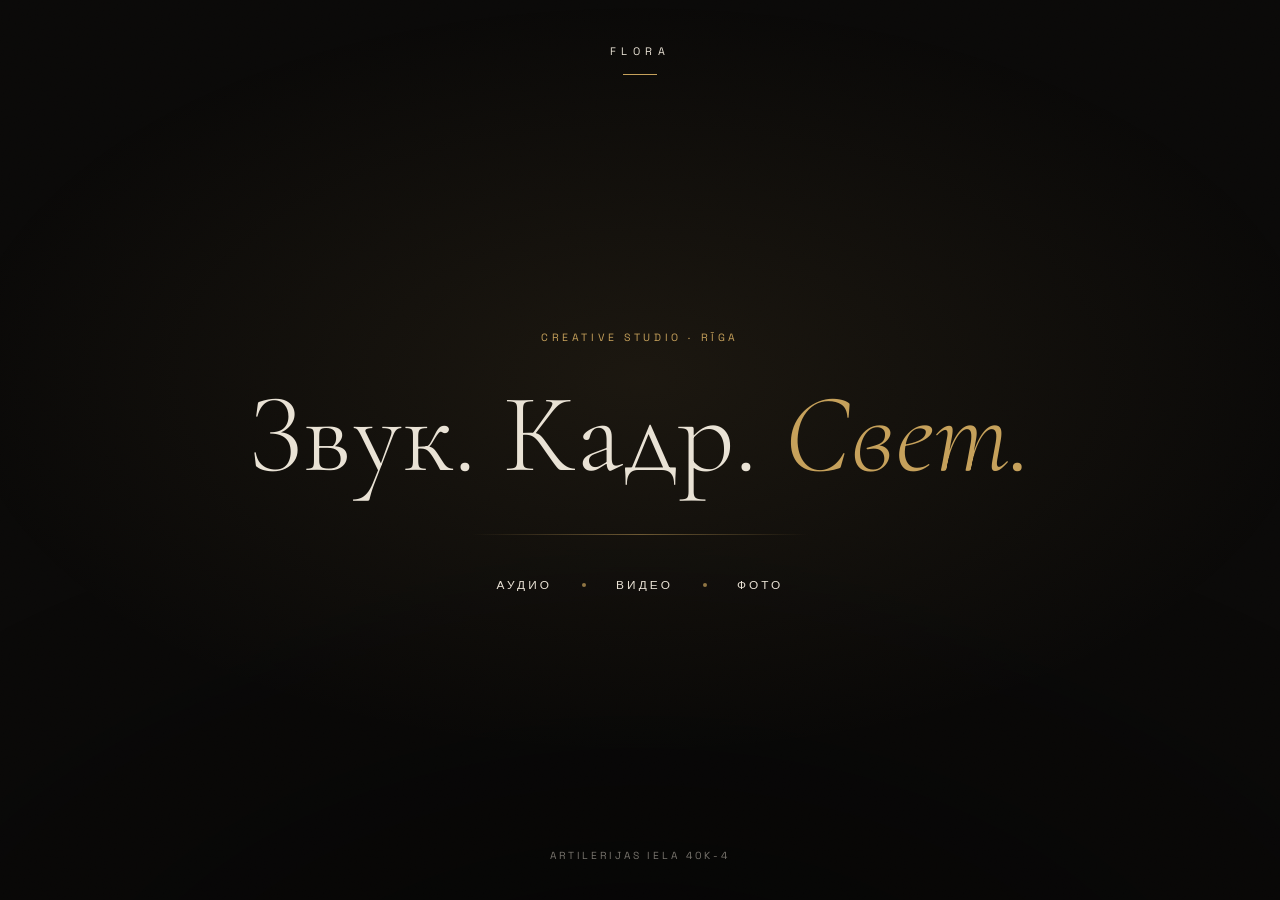
<file: lux-couture.html>
<!doctype html>
<html lang="ru">
<head>
<meta charset="utf-8">
<meta name="viewport" content="width=device-width, initial-scale=1">
<title>Flora — кутюр-сериф на чёрном</title>
<link rel="preconnect" href="https://fonts.googleapis.com">
<link rel="preconnect" href="https://fonts.gstatic.com" crossorigin>
<link href="https://fonts.googleapis.com/css2?family=Cormorant+Garamond:ital,wght@0,300;0,400;0,500;1,300&family=Space+Grotesk:wght@400;500&display=swap" rel="stylesheet">
<style>
  :root{
    --bg:#0A0908; --ink:#E9E2D5; --muted:rgba(233,226,213,.5);
    --gold:#C6A15B; --line:rgba(198,161,91,.5);
  }
  *{box-sizing:border-box;margin:0;padding:0}
  html,body{height:100%}
  body{background:var(--bg);color:var(--ink);font-family:"Cormorant Garamond",Georgia,serif;
    -webkit-font-smoothing:antialiased;overflow-x:hidden}
  body::before{content:"";position:fixed;inset:0;z-index:0;pointer-events:none;
    background:radial-gradient(90% 70% at 50% 42%, rgba(198,161,91,.09), transparent 60%),
              radial-gradient(140% 120% at 50% 120%, rgba(0,0,0,.5), transparent 55%);}
  body::after{content:"";position:fixed;inset:0;z-index:0;pointer-events:none;opacity:.05;mix-blend-mode:overlay;
    background-image:url("data:image/svg+xml,%3Csvg xmlns='http://www.w3.org/2000/svg' width='160' height='160'%3E%3Cfilter id='n'%3E%3CfeTurbulence type='fractalNoise' baseFrequency='0.85' numOctaves='2'/%3E%3C/filter%3E%3Crect width='100%25' height='100%25' filter='url(%23n)'/%3E%3C/svg%3E");}

  .wrap{position:relative;z-index:1;min-height:100vh;display:flex;flex-direction:column;align-items:center;
    text-align:center;padding:clamp(26px,3.4vw,50px) clamp(24px,5vw,64px) clamp(24px,3vw,44px);}

  .brand{font-family:"Space Grotesk",sans-serif;font-size:.68rem;letter-spacing:.5em;text-transform:uppercase;color:var(--ink)}
  .brand+.hair{width:34px;height:1px;background:var(--gold);margin-top:16px}

  .center{flex:1;display:flex;flex-direction:column;justify-content:center;align-items:center}
  .kicker{font-family:"Space Grotesk",sans-serif;font-size:.66rem;letter-spacing:.34em;text-transform:uppercase;
    color:var(--gold);margin-bottom:clamp(20px,3vw,34px)}
  .lead{font-weight:300;font-size:clamp(2.8rem,9vw,7rem);line-height:1.02;letter-spacing:.005em}
  .lead em{font-style:italic;color:var(--gold);font-weight:300}
  .hair-wide{width:min(340px,60vw);height:1px;background:linear-gradient(90deg,transparent,var(--line),transparent);
    margin:clamp(26px,3.6vw,42px) 0}
  .choices{font-family:"Space Grotesk",sans-serif;display:flex;align-items:center;gap:clamp(16px,2.4vw,30px);
    flex-wrap:wrap;justify-content:center}
  .choices a{font-size:.74rem;letter-spacing:.26em;text-transform:uppercase;text-decoration:none;color:var(--ink)}
  .choices .dot{width:4px;height:4px;border-radius:50%;background:var(--gold);opacity:.7}
  @media (prefers-reduced-motion:no-preference){.choices a{transition:color .25s ease}}
  .choices a:hover,.choices a:focus-visible{color:var(--gold)}
  .choices a:focus-visible{outline:2px solid var(--gold);outline-offset:8px}

  .foot{font-family:"Space Grotesk",sans-serif;font-size:.64rem;letter-spacing:.28em;text-transform:uppercase;color:var(--muted)}

  @media (prefers-reduced-motion:no-preference){
    .brand,.hair,.kicker,.lead,.hair-wide,.choices,.foot{opacity:0;transform:translateY(14px);animation:rise 1s cubic-bezier(.2,.8,.2,1) forwards}
    .kicker{animation-delay:.14s}.lead{animation-delay:.22s}.hair-wide{animation-delay:.36s}.choices{animation-delay:.44s}.foot{animation-delay:.58s}
  }
  @keyframes rise{to{opacity:1;transform:none}}
</style>
</head>
<body>
<div class="wrap">
  <span class="brand">Flora</span>
  <span class="hair"></span>

  <main class="center">
    <p class="kicker">Creative Studio · Rīga</p>
    <h1 class="lead">Звук. Кадр. <em>Свет.</em></h1>
    <span class="hair-wide"></span>
    <nav class="choices">
      <a href="audio.html">Аудио</a><span class="dot"></span>
      <a href="video.html">Видео</a><span class="dot"></span>
      <a href="video.html#v5">Фото</a>
    </nav>
  </main>

  <footer class="foot">Artilerijas iela 40k-4</footer>
</div>
</body>
</html>
</file>
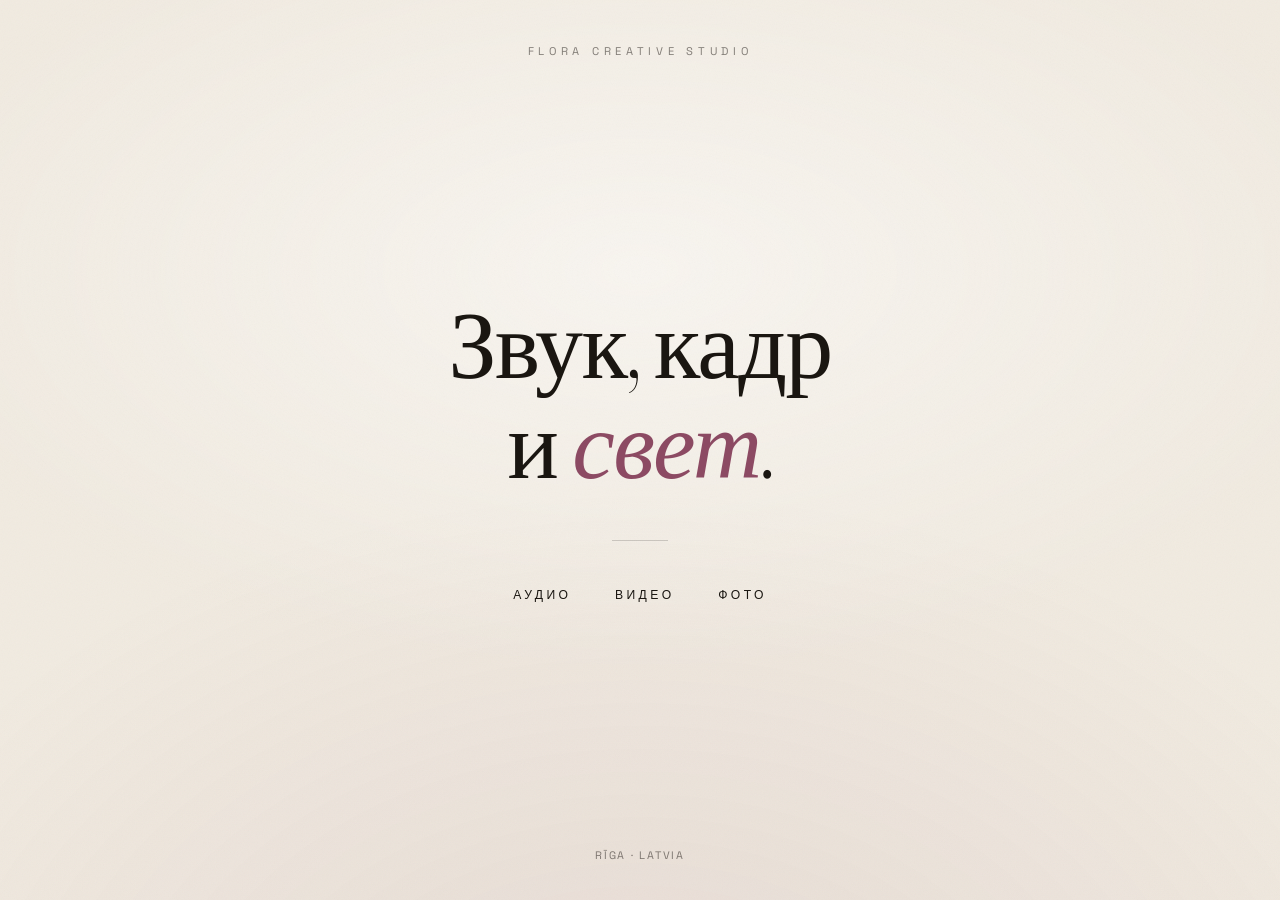
<file: lux-light.html>
<!doctype html>
<html lang="ru">
<head>
<meta charset="utf-8">
<meta name="viewport" content="width=device-width, initial-scale=1">
<title>Flora — светлая тихая роскошь</title>
<link rel="preconnect" href="https://fonts.googleapis.com">
<link rel="preconnect" href="https://fonts.gstatic.com" crossorigin>
<link href="https://fonts.googleapis.com/css2?family=Fraunces:ital,opsz,wght@0,9..144,300..500;1,9..144,300..400&family=Space+Grotesk:wght@400;500&display=swap" rel="stylesheet">
<style>
  :root{
    --bg:#F1EBE1; --ink:#1A1611; --muted:rgba(26,22,17,.52);
    --line:rgba(26,22,17,.18); --accent:#8C4A63;
  }
  *{box-sizing:border-box;margin:0;padding:0}
  html,body{height:100%}
  body{
    background:var(--bg); color:var(--ink);
    font-family:"Fraunces",Georgia,serif; -webkit-font-smoothing:antialiased; overflow-x:hidden;
  }
  /* тёплая виньетка — даёт объём светлому фону, не плоский лист */
  body::before{content:"";position:fixed;inset:0;z-index:0;pointer-events:none;
    background:radial-gradient(110% 80% at 50% 30%, rgba(255,255,255,.5), transparent 55%),
              radial-gradient(120% 120% at 50% 120%, rgba(140,74,99,.10), transparent 55%);}
  body::after{content:"";position:fixed;inset:0;z-index:0;pointer-events:none;opacity:.04;mix-blend-mode:multiply;
    background-image:url("data:image/svg+xml,%3Csvg xmlns='http://www.w3.org/2000/svg' width='160' height='160'%3E%3Cfilter id='n'%3E%3CfeTurbulence type='fractalNoise' baseFrequency='0.85' numOctaves='2'/%3E%3C/filter%3E%3Crect width='100%25' height='100%25' filter='url(%23n)'/%3E%3C/svg%3E");}

  .wrap{position:relative;z-index:1;min-height:100vh;display:flex;flex-direction:column;align-items:center;
    text-align:center;padding:clamp(24px,3.4vw,48px) clamp(24px,5vw,64px) clamp(24px,3vw,44px);}

  .brand{font-family:"Space Grotesk",sans-serif;font-size:.7rem;letter-spacing:.42em;text-transform:uppercase;
    color:var(--muted)}

  .center{flex:1;display:flex;flex-direction:column;justify-content:center;align-items:center;max-width:min(92vw,900px)}
  .lead{font-weight:300;font-size:clamp(2.5rem,7.6vw,6rem);line-height:1.04;letter-spacing:-.018em;
    font-optical-sizing:auto}
  .lead em{font-style:italic;font-weight:300;color:var(--accent)}
  .divider{width:56px;height:1px;background:var(--line);margin:clamp(28px,4vw,46px) 0}
  .choices{font-family:"Space Grotesk",sans-serif;display:flex;gap:clamp(20px,3.4vw,46px);flex-wrap:wrap;justify-content:center}
  .choices a{font-size:.76rem;letter-spacing:.28em;text-transform:uppercase;text-decoration:none;color:var(--ink);
    position:relative;padding-bottom:8px}
  .choices a::after{content:"";position:absolute;left:50%;right:50%;bottom:0;height:1px;background:var(--accent)}
  @media (prefers-reduced-motion:no-preference){.choices a::after{transition:left .35s ease,right .35s ease}}
  .choices a:hover::after,.choices a:focus-visible::after{left:0;right:0}
  .choices a:focus-visible{outline:2px solid var(--accent);outline-offset:8px}

  .foot{font-family:"Space Grotesk",sans-serif;font-size:.68rem;letter-spacing:.16em;text-transform:uppercase;color:var(--muted)}

  @media (prefers-reduced-motion:no-preference){
    .brand,.lead,.divider,.choices,.foot{opacity:0;transform:translateY(14px);animation:rise 1s cubic-bezier(.2,.8,.2,1) forwards}
    .lead{animation-delay:.12s}.divider{animation-delay:.26s}.choices{animation-delay:.34s}.foot{animation-delay:.5s}
  }
  @keyframes rise{to{opacity:1;transform:none}}
</style>
</head>
<body>
<div class="wrap">
  <span class="brand">Flora Creative Studio</span>

  <main class="center">
    <h1 class="lead">Звук, кадр<br>и <em>свет</em>.</h1>
    <span class="divider"></span>
    <nav class="choices">
      <a href="audio.html">Аудио</a>
      <a href="video.html">Видео</a>
      <a href="video.html#v5">Фото</a>
    </nav>
  </main>

  <footer class="foot">Rīga · Latvia</footer>
</div>
</body>
</html>
</file>
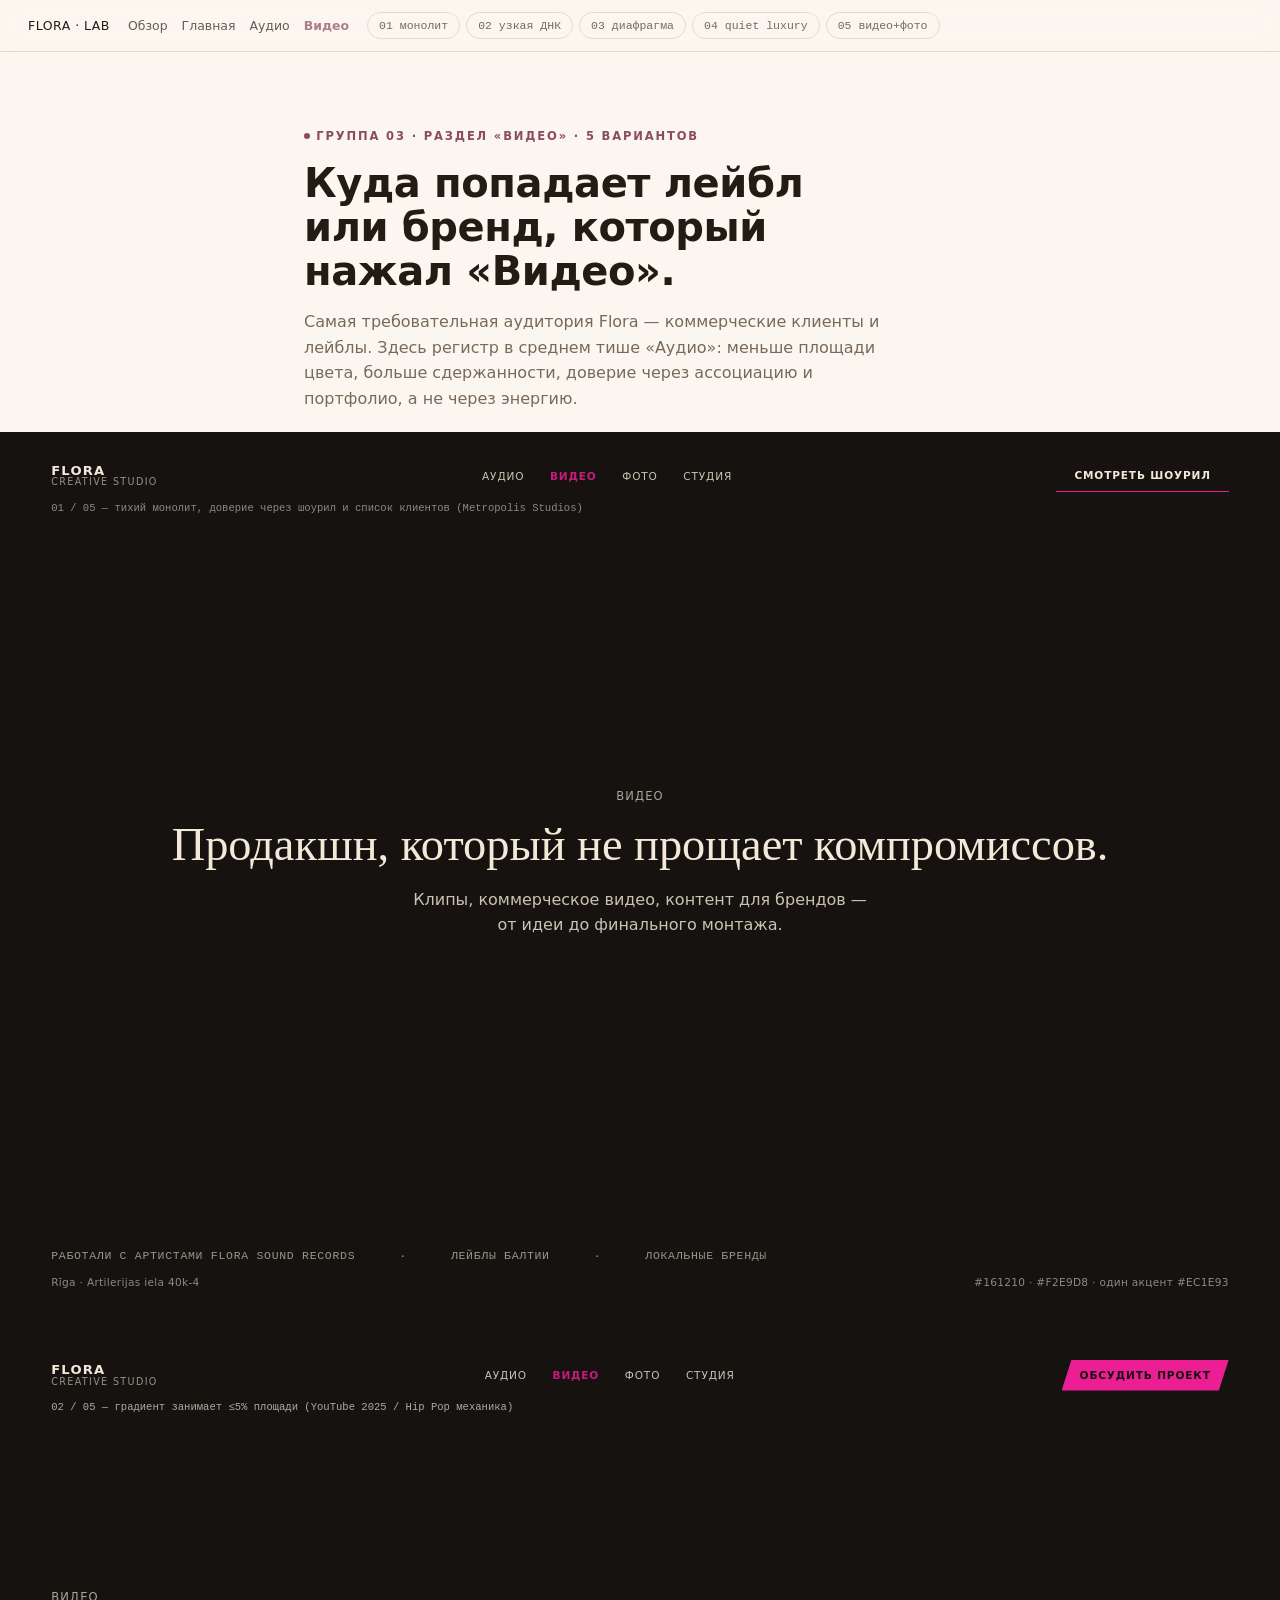
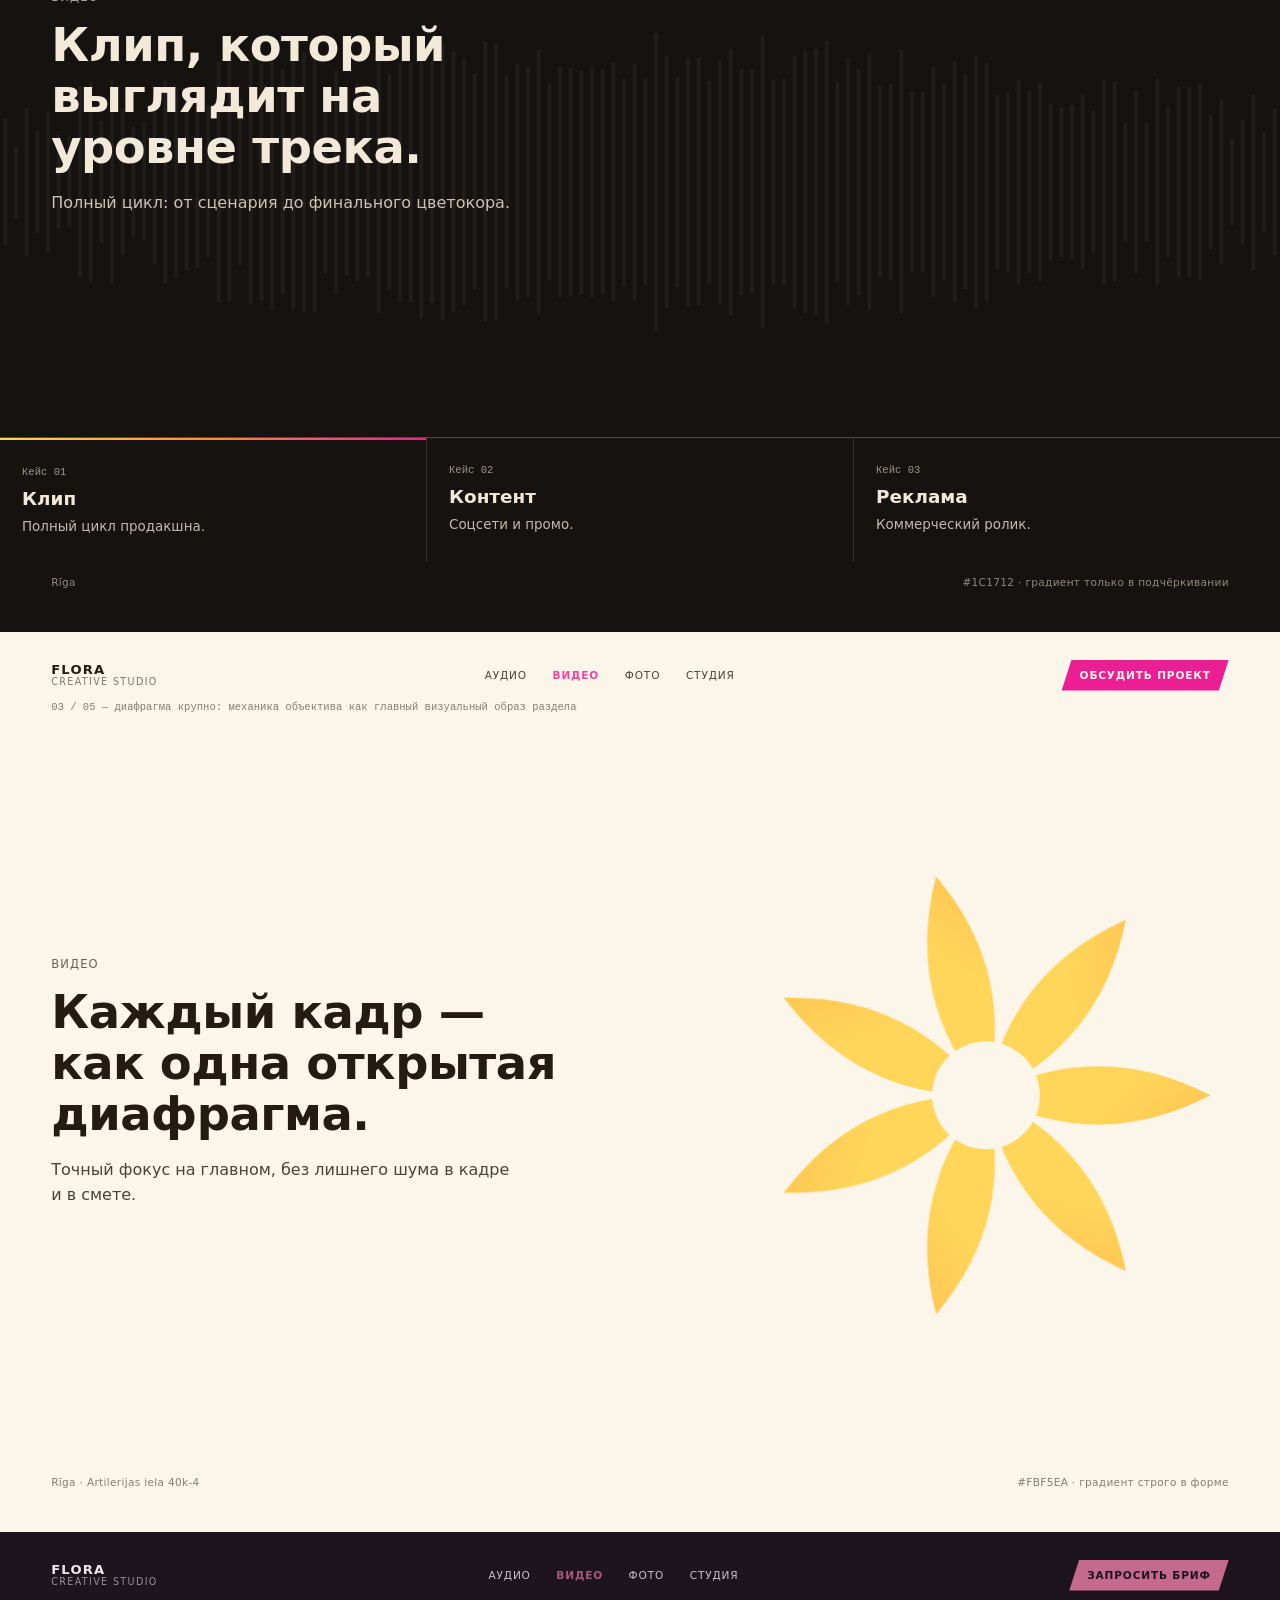
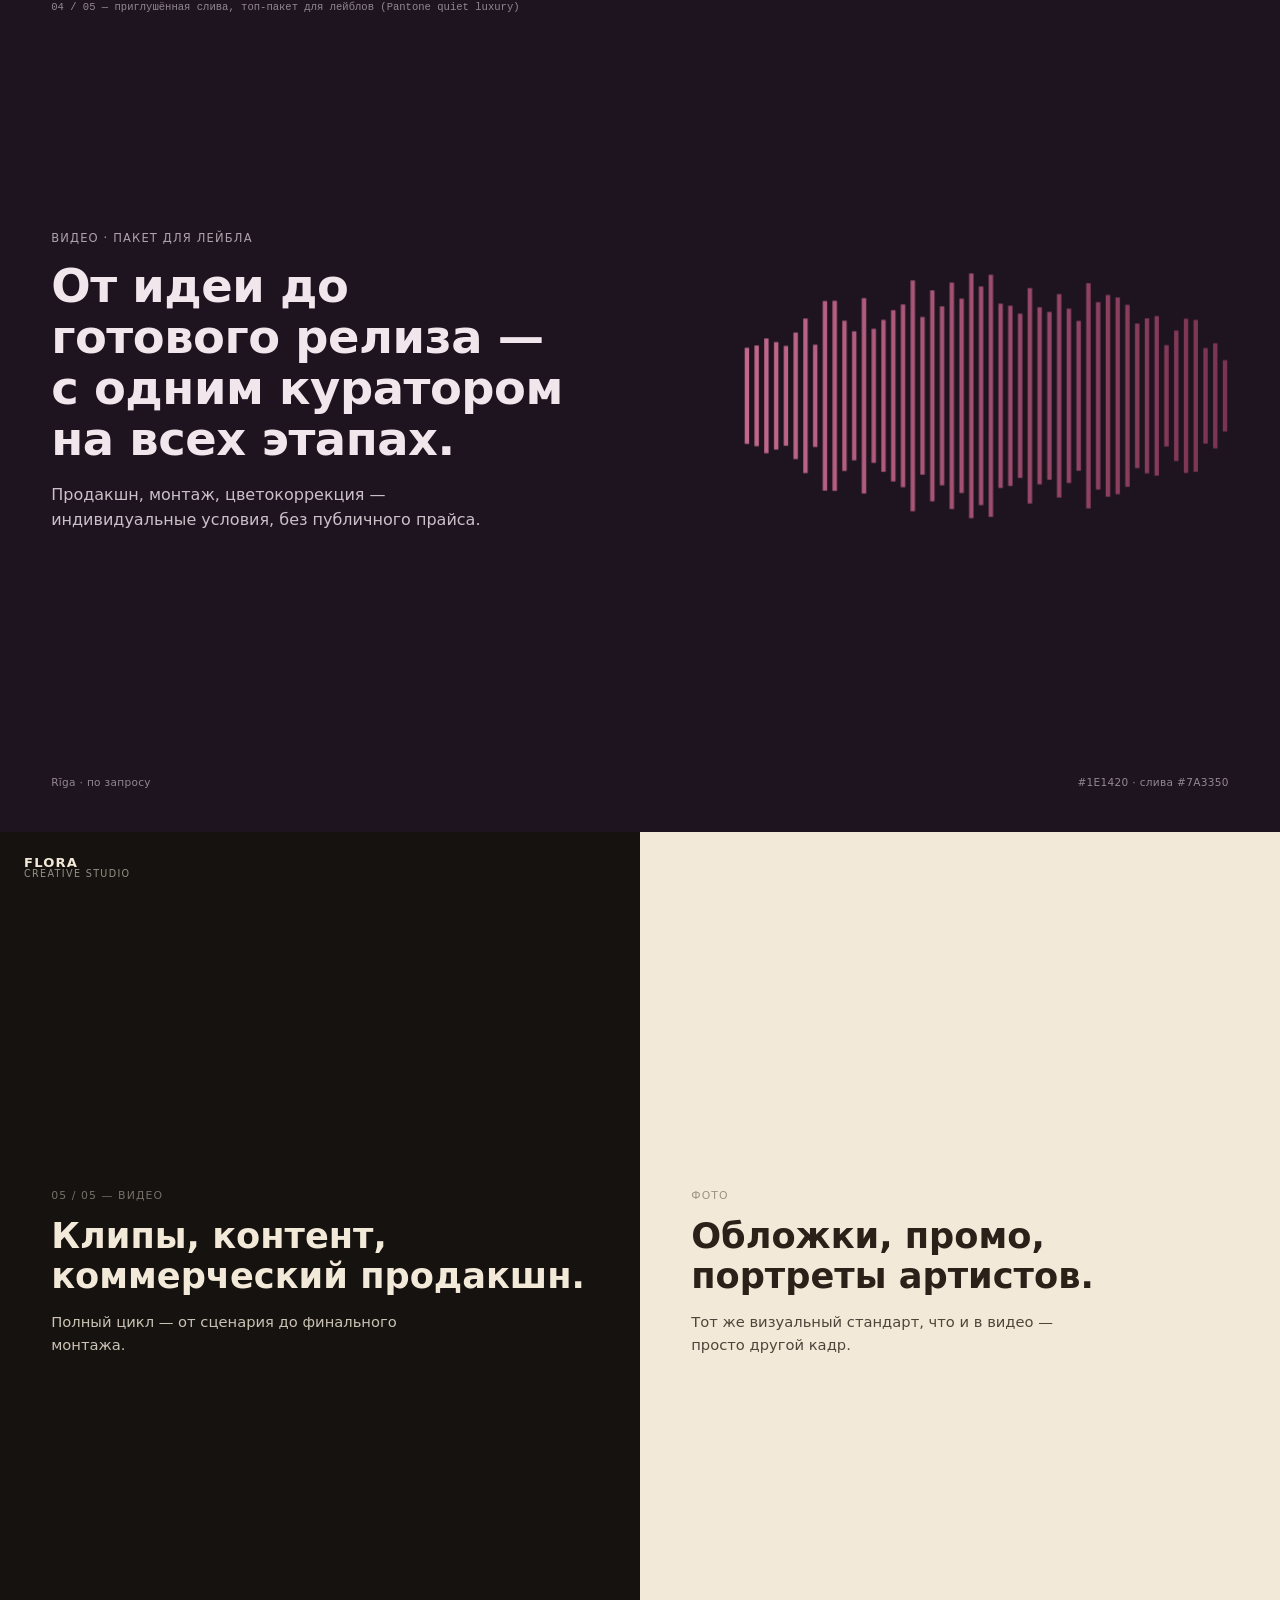
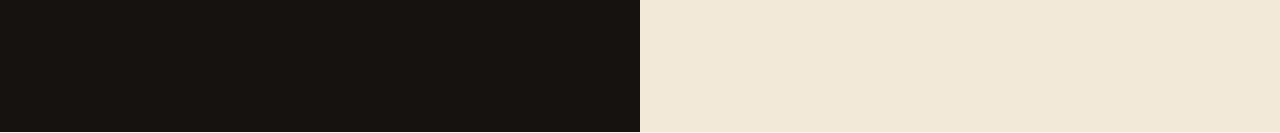
<file: video.html>
<!doctype html>
<html lang="ru">
<head>
<meta charset="utf-8">
<meta name="viewport" content="width=device-width, initial-scale=1">
<title>Flora — раздел «Видео»: 5 вариантов</title>
<link rel="icon" href="data:image/svg+xml,%3Csvg xmlns='http://www.w3.org/2000/svg' viewBox='0 0 64 64'%3E%3Cdefs%3E%3ClinearGradient id='g' x1='0' y1='0' x2='1' y2='1'%3E%3Cstop offset='0%25' stop-color='%23FFD65A'/%3E%3Cstop offset='55%25' stop-color='%23FB8C3C'/%3E%3Cstop offset='100%25' stop-color='%23EC1E93'/%3E%3C/linearGradient%3E%3C/defs%3E%3Cpath d='M32 4C40 16 54 20 54 32C54 46 44 58 32 60C20 58 10 46 10 32C10 20 24 16 32 4Z' fill='url(%23g)'/%3E%3C/svg%3E">
<link rel="stylesheet" href="styles.css">
</head>
<body>

<div class="labbar">
  <a class="brand" href="index.html">FLORA · LAB</a>
  <nav class="crumbs"><a href="index.html">Обзор</a><a href="home.html">Главная</a><a href="audio.html">Аудио</a><a href="video.html" aria-current="page">Видео</a></nav>
  <div class="jumps">
    <a href="#v1">01 монолит</a><a href="#v2">02 узкая ДНК</a><a href="#v3">03 диафрагма</a><a href="#v4">04 quiet luxury</a><a href="#v5">05 видео+фото</a>
  </div>
</div>

<div class="labintro">
  <p class="eyebrow">Группа 03 · раздел «Видео» · 5 вариантов</p>
  <h1>Куда попадает лейбл или бренд, который нажал «Видео».</h1>
  <p>Самая требовательная аудитория Flora — коммерческие клиенты и лейблы. Здесь регистр в среднем тише «Аудио»: меньше площади цвета, больше сдержанности, доверие через ассоциацию и портфолио, а не через энергию.</p>
</div>

<!-- ============ V1 — Тихий монолит / showreel ============ -->
<section class="screen tall reg-quiet" id="v1">
  <div class="s-nav">
    <div class="lockup"><b>FLORA</b><span>CREATIVE STUDIO</span></div>
    <div class="links"><span>Аудио</span><span><b>Видео</b></span><span>Фото</span><span>Студия</span></div>
    <div class="cta" style="background:transparent;border-bottom:1.5px solid var(--accent);clip-path:none;color:var(--ink);">Смотреть шоурил</div>
  </div>
  <div class="s-tag">01 / 05 — тихий монолит, доверие через шоурил и список клиентов (Metropolis Studios)</div>
  <div class="s-hero centered">
    <div class="s-copy centered">
      <span class="kicker">Видео</span>
      <h2 class="serif">Продакшн, который не прощает компромиссов.</h2>
      <p class="sub">Клипы, коммерческое видео, контент для брендов — от идеи до финального монтажа.</p>
    </div>
  </div>
  <div class="trust">
    <span>Работали с артистами Flora Sound Records</span><span>·</span><span>лейблы Балтии</span><span>·</span><span>локальные бренды</span>
  </div>
  <div class="s-foot"><span>Rīga · Artilerijas iela 40k-4</span><span>#161210 · #F2E9D8 · один акцент #EC1E93</span></div>
</section>

<!-- ============ V2 — Тёмный холст, узкая ДНК ============ -->
<section class="screen tall reg-quiet" id="v2">
  <canvas class="screen-canvas" data-device="waveform" data-stops="mono" data-mono="rgba(242,233,216,.05)" data-bars="120" data-fillratio="0.35" data-amplitude="0.4" data-seed="6"></canvas>
  <div class="s-nav">
    <div class="lockup"><b>FLORA</b><span>CREATIVE STUDIO</span></div>
    <div class="links"><span>Аудио</span><span><b>Видео</b></span><span>Фото</span><span>Студия</span></div>
    <div class="cta">Обсудить проект</div>
  </div>
  <div class="s-tag" style="opacity:.7">02 / 05 — градиент занимает ≤5% площади (YouTube 2025 / Hip Pop механика)</div>
  <div class="s-hero">
    <div class="s-copy">
      <span class="kicker">Видео</span>
      <h2>Клип, который выглядит на уровне трека.</h2>
      <p class="sub">Полный цикл: от сценария до финального цветокора.</p>
    </div>
    <div class="s-visual"></div>
  </div>
  <div class="grid3">
    <div style="border-top:2px solid; border-image: linear-gradient(90deg,#FFD65A,#FB8C3C,#EC1E93) 1;"><div class="tile-inner"><span class="k">Кейс 01</span><h3>Клип</h3><p>Полный цикл продакшна.</p></div></div>
    <div><div class="tile-inner"><span class="k">Кейс 02</span><h3>Контент</h3><p>Соцсети и промо.</p></div></div>
    <div><div class="tile-inner"><span class="k">Кейс 03</span><h3>Реклама</h3><p>Коммерческий ролик.</p></div></div>
  </div>
  <div class="s-foot"><span>Rīga</span><span>#1C1712 · градиент только в подчёркивании</span></div>
</section>

<!-- ============ V3 — Диафрагма как hero ============ -->
<section class="screen tall reg-balance" id="v3">
  <div class="s-nav">
    <div class="lockup"><b>FLORA</b><span>CREATIVE STUDIO</span></div>
    <div class="links"><span>Аудио</span><span><b>Видео</b></span><span>Фото</span><span>Студия</span></div>
    <div class="cta">Обсудить проект</div>
  </div>
  <div class="s-tag">03 / 05 — диафрагма крупно: механика объектива как главный визуальный образ раздела</div>
  <div class="s-hero">
    <div class="s-copy">
      <span class="kicker">Видео</span>
      <h2>Каждый кадр — как одна открытая диафрагма.</h2>
      <p class="sub">Точный фокус на главном, без лишнего шума в кадре и в смете.</p>
    </div>
    <div class="s-visual" style="min-height:260px;"><canvas data-device="iris" data-stops="dna" data-hole data-bg="#FBF5EA" data-blades="7" data-scale="0.92"></canvas></div>
  </div>
  <div class="s-foot"><span>Rīga · Artilerijas iela 40k-4</span><span>#FBF5EA · градиент строго в форме</span></div>
</section>

<!-- ============ V4 — Quiet luxury (топ-пакет) ============ -->
<section class="screen tall reg-plum" id="v4">
  <div class="s-nav">
    <div class="lockup"><b>FLORA</b><span>CREATIVE STUDIO</span></div>
    <div class="links"><span>Аудио</span><span><b>Видео</b></span><span>Фото</span><span>Студия</span></div>
    <div class="cta" style="background:var(--accent); color:var(--bg);">Запросить бриф</div>
  </div>
  <div class="s-tag">04 / 05 — приглушённая слива, топ-пакет для лейблов (Pantone quiet luxury)</div>
  <div class="s-hero">
    <div class="s-copy">
      <span class="kicker">Видео · пакет для лейбла</span>
      <h2>От идеи до готового релиза — с одним куратором на всех этапах.</h2>
      <p class="sub">Продакшн, монтаж, цветокоррекция — индивидуальные условия, без публичного прайса.</p>
    </div>
    <div class="s-visual"><canvas data-device="waveform" data-stops="plum" data-bars="50" data-fillratio="0.45" data-amplitude="0.5" data-seed="14"></canvas></div>
  </div>
  <div class="s-foot"><span>Rīga · по запросу</span><span>#1E1420 · слива #7A3350</span></div>
</section>

<!-- ============ V5 — Видео + Фото рядом ============ -->
<section id="v5">
  <div class="split2">
    <div class="reg-quiet" style="background:var(--bg); color:var(--ink);">
      <div class="s-nav" style="position:absolute; top:0; left:0; right:0; padding:24px;">
        <div class="lockup"><b>FLORA</b><span>CREATIVE STUDIO</span></div><div></div>
      </div>
      <span class="tag2" style="color:var(--muted)">05 / 05 — Видео</span>
      <h3>Клипы, контент, коммерческий продакшн.</h3>
      <p class="sub2">Полный цикл — от сценария до финального монтажа.</p>
    </div>
    <div class="reg-muted" style="background:var(--bg); color:var(--ink);">
      <span class="tag2" style="color:var(--muted)">Фото</span>
      <h3>Обложки, промо, портреты артистов.</h3>
      <p class="sub2">Тот же визуальный стандарт, что и в видео — просто другой кадр.</p>
    </div>
  </div>
</section>

<script src="script.js"></script>
</body>
</html>
</file>
<file: styles.css>
/* ==========================================================================
   Flora Creative Studio — design-lab shared system
   Токены регистров (цвет), типографика, компоненты, layout-режимы.
   Общий файл для index / home / audio / video — держит визуальный язык
   единым: волна (звук) и диафрагма (оптика) как фирменные устройства.
   ========================================================================== */

:root {
  --page-bg: #FBF7F0;
  --page-ink: #241C12;
  --page-muted: #79695A;
  --page-line: #E4D9C6;
  --wrap-accent: #8C4A63;
  --font-body: "Segoe UI", ui-sans-serif, system-ui, -apple-system, Arial, sans-serif;
  --font-display: "Bahnschrift", "Segoe UI Semibold", system-ui, sans-serif;
  --font-serif: "Cambria", "Constantia", Georgia, "Noto Serif", serif;
  --font-mono: "Cascadia Code", "Consolas", ui-monospace, monospace;
}
@media (prefers-color-scheme: dark) {
  :root { --page-bg: #14110D; --page-ink: #EFE6D6; --page-muted: #A79A89; --page-line: #2C2419; --wrap-accent: #E2A9BE; }
}
:root[data-theme="dark"] { --page-bg: #14110D; --page-ink: #EFE6D6; --page-muted: #A79A89; --page-line: #2C2419; --wrap-accent: #E2A9BE; }
:root[data-theme="light"] { --page-bg: #FBF7F0; --page-ink: #241C12; --page-muted: #79695A; --page-line: #E4D9C6; --wrap-accent: #8C4A63; }

* { box-sizing: border-box; }
html, body { margin: 0; background: var(--page-bg); color: var(--page-ink); overflow-x: hidden; }
body { font-family: var(--font-body); -webkit-font-smoothing: antialiased; }
a { color: inherit; }
img, canvas { max-width: 100%; }

/* ---------- lab chrome: top bar + variant switcher (real navigation) ---------- */
.labbar {
  position: sticky; top: 0; z-index: 50;
  display: flex; align-items: center; gap: 18px;
  padding: 12px clamp(16px,3vw,28px);
  background: color-mix(in srgb, var(--page-bg) 88%, transparent);
  backdrop-filter: blur(10px);
  border-bottom: 1px solid var(--page-line);
  font-size: .78rem;
}
.labbar a.brand { font-family: var(--font-display); font-variation-settings: "wght" 700, "wdth" 100; letter-spacing: .04em; text-decoration: none; flex: none; }
.labbar nav.crumbs { display: flex; gap: 14px; opacity: .7; flex: none; }
.labbar nav.crumbs a { text-decoration: none; }
.labbar nav.crumbs a[aria-current="page"] { opacity: 1; font-weight: 600; color: var(--wrap-accent); }
.labbar .jumps { display: flex; gap: 6px; overflow-x: auto; scrollbar-width: thin; }
.labbar .jumps a {
  flex: none; text-decoration: none; padding: 6px 11px; border-radius: 999px;
  border: 1px solid var(--page-line); font-family: var(--font-mono); font-size: .72rem;
  color: var(--page-muted); white-space: nowrap;
}
.labbar .jumps a:hover, .labbar .jumps a:focus-visible { color: var(--page-ink); border-color: var(--wrap-accent); }
.labbar .jumps a:focus-visible { outline: 2px solid var(--wrap-accent); outline-offset: 2px; }

.labintro { max-width: 720px; margin: 0 auto; padding: clamp(40px,7vw,72px) 24px 8px; }
.labintro .eyebrow { display: inline-flex; align-items: center; gap: .55em; font-size: .72rem; letter-spacing: .16em; text-transform: uppercase; color: var(--wrap-accent); margin: 0 0 16px; font-weight: 600; }
.labintro .eyebrow::before { content: ""; width: 6px; height: 6px; border-radius: 50%; background: var(--wrap-accent); }
.labintro h1 { font-family: var(--font-display); font-variation-settings: "wght" 700, "wdth" 100; font-size: clamp(1.7rem,4vw,2.5rem); line-height: 1.1; letter-spacing: -.01em; margin: 0 0 16px; text-wrap: balance; }
.labintro p { font-size: 1rem; line-height: 1.6; color: var(--page-muted); max-width: 58ch; margin: 0 0 12px; }
.labintro p strong { color: var(--page-ink); font-weight: 600; }

/* ---------- variant registers (fixed palettes — content, not viewer-theme) ---------- */
.reg-quiet   { --bg:#161210; --ink:#F2E9D8; --muted:rgba(242,233,216,.62); --line:rgba(242,233,216,.14); --accent:#EC1E93; --accent2:#FB8C3C; }
.reg-balance { --bg:#FBF5EA; --ink:#241C12; --muted:rgba(36,28,18,.62);   --line:rgba(36,28,18,.12);   --accent:#EC1E93; --accent2:#FB8C3C; --grad: linear-gradient(100deg,#FFD65A,#FB8C3C 55%,#EC1E93); }
.reg-bold    { --bg:#14100C; --ink:#FBF5EA; --muted:rgba(251,245,234,.66); --line:rgba(251,245,234,.14); --accent:#FF2E9A; --accent2:#FFC24D; --grad: linear-gradient(95deg,#FFC24D,#FF7A3C 45%,#FF2E9A); }
.reg-muted   { --bg:#F3E9D8; --ink:#2B2118; --muted:rgba(43,33,24,.62);   --line:rgba(43,33,24,.12);   --accent:#6B2E45; --accent2:#B97A3E; }
.reg-amber   { --bg:#FBF5EA; --ink:#2B1608; --muted:rgba(43,22,8,.6);     --line:rgba(43,22,8,.12);    --accent:#D79A3C; --accent2:#EC1E93; }
.reg-plum    { --bg:#1E1420; --ink:#F1E6EC; --muted:rgba(241,230,236,.62);--line:rgba(241,230,236,.14);--accent:#C46A8D; --accent2:#7A3350; }
.reg-graphite{ --bg:#1C1712; --ink:#F3E9D8; --muted:rgba(243,233,216,.6); --line:rgba(243,233,216,.13); --accent:#EC1E93; --accent2:#FFD65A; }

/* ---------- screen scaffolding (reused for home / audio / video sections) ---------- */
.screen {
  position: relative; background: var(--bg); color: var(--ink);
  padding-bottom: clamp(28px,4vw,44px);
  isolation: isolate; scroll-margin-top: 54px;
}
.screen.tall { min-height: 100vh; display: flex; flex-direction: column; }
.screen-canvas { position: absolute; inset: 0; z-index: 0; width: 100%; height: 100%; display: block; }

.s-nav {
  position: relative; z-index: 2;
  display: flex; align-items: center; justify-content: space-between;
  padding: clamp(18px,2.6vw,28px) clamp(20px,4vw,52px) 0;
  font-size: .74rem; letter-spacing: .05em;
}
.s-nav .lockup { display: flex; flex-direction: column; line-height: 1.05; }
.s-nav .lockup b { font-size: .82rem; letter-spacing: .09em; font-weight: 700; font-family: var(--font-display); }
.s-nav .lockup span { font-size: .6rem; letter-spacing: .14em; opacity: .58; }
.s-nav .links { display: flex; gap: clamp(12px,2vw,26px); opacity: .82; text-transform: uppercase; letter-spacing: .08em; font-size: .66rem; }
.s-nav .links b { opacity: 1; color: var(--accent); }
.s-nav .cta { padding: 9px 18px 10px; font-size: .66rem; letter-spacing: .08em; text-transform: uppercase; font-weight: 700; clip-path: polygon(10px 0,100% 0,calc(100% - 10px) 100%,0 100%); background: var(--accent); color: var(--bg); }

.s-tag { position: relative; z-index: 2; margin: 10px clamp(20px,4vw,52px) 0; font-family: var(--font-mono); font-size: .66rem; opacity: .55; }

.s-hero { position: relative; z-index: 2; flex: 1; display: grid; grid-template-columns: 1.15fr .85fr; align-items: center; gap: 32px; padding: 26px clamp(20px,4vw,52px) 10px; }
.s-hero.centered { grid-template-columns: 1fr; text-align: center; justify-items: center; }
.s-hero.stack { grid-template-columns: 1fr; }
@media (max-width: 820px) { .s-hero { grid-template-columns: 1fr; } .s-visual { order: -1; height: 200px; } }
.s-copy .kicker { display: block; font-size: .72rem; letter-spacing: .1em; text-transform: uppercase; opacity: .68; margin-bottom: 16px; }
.s-copy h2 { margin: 0 0 18px; text-wrap: balance; letter-spacing: -.01em; font-family: var(--font-display); font-variation-settings: "wght" 700, "wdth" 100; font-size: clamp(1.7rem,4vw,2.9rem); line-height: 1.1; }
.s-copy h2.serif { font-family: var(--font-serif); font-weight: 400; letter-spacing: 0; }
.s-copy h2.caps { text-transform: uppercase; font-variation-settings: "wght" 700, "wdth" 108; letter-spacing: -.005em; }
.s-copy h2 em { font-style: italic; color: var(--accent); }
.s-copy h2 .grd { background: var(--grad); -webkit-background-clip: text; background-clip: text; color: transparent; }
.s-copy .sub { font-size: 1rem; line-height: 1.55; opacity: .82; max-width: 46ch; margin: 0 0 26px; }
.s-copy.centered .sub { margin-inline: auto; }
.s-visual { position: relative; min-height: 190px; }
.s-visual canvas { width: 100%; height: 100%; display: block; }

.s-foot { position: relative; z-index: 2; display: flex; justify-content: space-between; align-items: baseline; padding: 14px clamp(20px,4vw,52px) 0; font-size: .66rem; letter-spacing: .03em; opacity: .55; }

/* ---------- direction / service grids ---------- */
.grid3 { position: relative; z-index: 2; display: grid; grid-template-columns: repeat(3,1fr); gap: 1px; background: var(--line); border-top: 1px solid var(--line); margin-top: 34px; }
.grid3 > a, .grid3 > div { background: var(--bg); padding: 26px 22px 24px; text-decoration: none; color: inherit; display: block; position: relative; overflow: hidden; }
.grid3 canvas.tile-device { position: absolute; inset: 0; opacity: .5; z-index: 0; }
.grid3 .tile-inner { position: relative; z-index: 1; }
.grid3 .tile-inner .k { font-family: var(--font-mono); font-size: .66rem; opacity: .6; display: block; margin-bottom: 10px; }
.grid3 .tile-inner h3 { margin: 0 0 8px; font-family: var(--font-display); font-variation-settings: "wght" 700, "wdth" 100; font-size: 1.15rem; }
.grid3 .tile-inner p { margin: 0; font-size: .84rem; line-height: 1.5; opacity: .78; max-width: 26ch; }
@media (max-width: 820px) { .grid3 { grid-template-columns: 1fr; } }
.grid3.bento > a:first-child, .grid3.bento > div:first-child { grid-column: span 2; }
@media (max-width: 820px) { .grid3.bento > a:first-child, .grid3.bento > div:first-child { grid-column: span 1; } }

.services { position: relative; z-index: 2; margin-top: 34px; border-top: 1px solid var(--line); }
.service-row { display: flex; align-items: baseline; justify-content: space-between; gap: 18px; padding: 18px clamp(20px,4vw,52px); border-bottom: 1px solid var(--line); }
.service-row .name { font-family: var(--font-display); font-variation-settings: "wght" 700, "wdth" 100; font-size: 1.02rem; }
.service-row .desc { flex: 1; font-size: .84rem; opacity: .72; padding: 0 20px; }
.service-row .price { font-family: var(--font-mono); font-size: .84rem; font-variant-numeric: tabular-nums; opacity: .8; white-space: nowrap; }

.trust { position: relative; z-index: 2; display: flex; gap: clamp(20px,4vw,44px); flex-wrap: wrap; padding: 26px clamp(20px,4vw,52px) 0; opacity: .6; font-family: var(--font-mono); font-size: .72rem; text-transform: uppercase; letter-spacing: .06em; }

.steps { position: relative; z-index: 2; display: grid; grid-template-columns: repeat(4,1fr); gap: 18px; margin-top: 34px; padding: 0 clamp(20px,4vw,52px); }
@media (max-width: 820px) { .steps { grid-template-columns: 1fr 1fr; } }
.steps .step .n { font-family: var(--font-mono); font-size: .74rem; opacity: .55; }
.steps .step h4 { margin: 8px 0 6px; font-family: var(--font-display); font-variation-settings: "wght" 700, "wdth" 100; font-size: .95rem; }
.steps .step p { margin: 0; font-size: .8rem; opacity: .72; line-height: 1.5; }

blockquote.pull { position: relative; z-index: 2; margin: 34px clamp(20px,4vw,52px) 0; font-family: var(--font-serif); font-size: clamp(1.2rem,2.6vw,1.7rem); line-height: 1.4; font-weight: 400; border-left: 2px solid var(--accent); padding-left: 22px; max-width: 52ch; }

.editorial { position: relative; z-index: 2; display: grid; grid-template-columns: .8fr 1.2fr; gap: 40px; padding: 30px clamp(20px,4vw,52px) 0; }
@media (max-width: 820px) { .editorial { grid-template-columns: 1fr; } }
.editorial .col p { font-size: .92rem; line-height: 1.65; opacity: .82; }

.split2 { display: grid; grid-template-columns: 1fr 1fr; min-height: 100vh; }
@media (max-width: 820px) { .split2 { grid-template-columns: 1fr; } }
.split2 > div { padding: clamp(20px,4vw,52px); display: flex; flex-direction: column; justify-content: center; position: relative; }
.split2 .tag2 { font-size: .68rem; letter-spacing: .1em; text-transform: uppercase; opacity: .7; margin-bottom: 14px; }
.split2 h3 { font-family: var(--font-display); font-variation-settings: "wght" 700, "wdth" 100; font-size: clamp(1.5rem,3vw,2.2rem); line-height: 1.15; margin: 0 0 14px; text-wrap: balance; }
.split2 p.sub2 { font-size: .92rem; line-height: 1.55; opacity: .82; max-width: 40ch; margin: 0 0 18px; }

.grainy { position: relative; }
.grainy::after {
  content: ""; position: absolute; inset: 0;
  background-image: url("data:image/svg+xml,%3Csvg xmlns='http://www.w3.org/2000/svg' width='120' height='120'%3E%3Cfilter id='n'%3E%3CfeTurbulence type='fractalNoise' baseFrequency='0.9' numOctaves='2' stitchTiles='stitch'/%3E%3C/filter%3E%3Crect width='100%25' height='100%25' filter='url(%23n)'/%3E%3C/svg%3E");
  opacity: .16; mix-blend-mode: overlay; pointer-events: none; z-index: 1;
}

/* ---------- variant meta strip (index between screens) ---------- */
.meta { position: relative; z-index: 2; display: flex; justify-content: space-between; align-items: center; padding: 16px clamp(20px,4vw,52px) 0; font-family: var(--font-mono); font-size: .68rem; opacity: .5; }

/* ---------- legend on index ---------- */
.groups { max-width: 960px; margin: 40px auto 0; padding: 0 24px 100px; display: grid; gap: 16px; }
.group-card { border: 1px solid var(--page-line); border-radius: 12px; padding: 26px 26px 22px; display: flex; align-items: center; justify-content: space-between; gap: 20px; text-decoration: none; color: inherit; transition: transform .15s ease, border-color .15s ease; }
.group-card:hover, .group-card:focus-visible { border-color: var(--wrap-accent); transform: translateY(-2px); }
.group-card:focus-visible { outline: 2px solid var(--wrap-accent); outline-offset: 3px; }
.group-card .gtxt .gn { font-family: var(--font-mono); font-size: .72rem; color: var(--wrap-accent); display: block; margin-bottom: 8px; }
.group-card .gtxt h2 { margin: 0 0 6px; font-family: var(--font-display); font-variation-settings: "wght" 700, "wdth" 100; font-size: 1.3rem; }
.group-card .gtxt p { margin: 0; color: var(--page-muted); font-size: .88rem; max-width: 48ch; }
.group-card .arrow { font-family: var(--font-mono); font-size: 1.3rem; flex: none; opacity: .5; }

@media (prefers-reduced-motion: no-preference) {
  .s-nav .cta, .grid3 > a, .group-card { transition: opacity .2s ease, transform .2s ease, border-color .2s ease; }
  .s-nav .cta:hover { opacity: .85; }
  .grid3 > a:hover { background: color-mix(in srgb, var(--bg) 88%, var(--ink) 12%); }
}

/* ==========================================================================
   Radically minimal hero — one photo, one question, three words.
   Ответ на правку: первый экран без стены текста, без обязательного скролла.
   ========================================================================== */
.mh {
  position: relative;
  min-height: 100vh;
  display: flex;
  flex-direction: column;
  justify-content: space-between;
  color: #F7F1E6;
  overflow: hidden;
  isolation: isolate;
}
.mh-photo {
  position: absolute; inset: 0; z-index: -2;
  background-size: cover; background-position: center;
  transform: scale(1.0);
  filter: saturate(1.06) contrast(1.03);
}
@media (prefers-reduced-motion: no-preference) {
  .mh-photo { animation: mh-kenburns 26s ease-in-out infinite alternate; }
}
@keyframes mh-kenburns { from { transform: scale(1.0); } to { transform: scale(1.08); } }
/* глубина: радиальная виньетка фокусирует центр + тёмный низ держит читаемость текста */
.mh-scrim {
  position: absolute; inset: 0; z-index: -1;
  background:
    radial-gradient(125% 95% at 50% 32%, rgba(8,5,10,0) 0%, rgba(8,5,10,.20) 50%, rgba(8,5,10,.58) 80%, rgba(8,5,10,.80) 100%),
    linear-gradient(to top, rgba(8,5,10,.93) 0%, rgba(8,5,10,.72) 22%, rgba(8,5,10,.40) 44%, rgba(8,5,10,.12) 66%, rgba(8,5,10,.30) 100%);
}
/* фактура плёнки поверх фото — снимает «глянцевую пустоту», добавляет тактильность */
.mh-grain {
  position: absolute; inset: 0; z-index: -1; pointer-events: none;
  background-image: url("data:image/svg+xml,%3Csvg xmlns='http://www.w3.org/2000/svg' width='140' height='140'%3E%3Cfilter id='n'%3E%3CfeTurbulence type='fractalNoise' baseFrequency='0.9' numOctaves='2' stitchTiles='stitch'/%3E%3C/filter%3E%3Crect width='100%25' height='100%25' filter='url(%23n)'/%3E%3C/svg%3E");
  opacity: .10; mix-blend-mode: soft-light;
}
.mh-top {
  display: flex; align-items: flex-start; justify-content: space-between;
  padding: clamp(20px,3vw,34px) clamp(20px,4vw,48px);
}
.mh-lockup { display: flex; flex-direction: column; line-height: 1.05; }
.mh-lockup b { font-family: var(--font-display); font-variation-settings: "wght" 700, "wdth" 100; font-size: .92rem; letter-spacing: .1em; }
.mh-lockup span { font-size: .58rem; letter-spacing: .18em; opacity: .68; margin-top: 3px; }
.mh-lang { display: flex; gap: 10px; font-size: .68rem; letter-spacing: .08em; opacity: .75; }
.mh-lang a { text-decoration: none; color: inherit; }
.mh-lang a[aria-current="true"] { opacity: 1; border-bottom: 1px solid currentColor; }

.mh-mid {
  flex: 1; display: flex; flex-direction: column; align-items: center; justify-content: center;
  text-align: center; padding: 20px clamp(20px,4vw,48px);
}
.mh-prompt {
  font-size: .82rem; letter-spacing: .22em; text-transform: uppercase; opacity: .84;
  margin: 0 0 28px; display: inline-flex; align-items: center; gap: .8em;
  text-shadow: 0 1px 12px rgba(0,0,0,.55);
}
.mh-prompt::before, .mh-prompt::after { content: ""; width: 26px; height: 1px; background: currentColor; opacity: .45; }
.mh-choices { display: flex; gap: clamp(24px,6vw,72px); flex-wrap: wrap; justify-content: center; }
.mh-choices a {
  font-family: var(--font-display); font-variation-settings: "wght" 700, "wdth" 100;
  font-size: clamp(2rem,7vw,4.4rem); line-height: 1; letter-spacing: -.01em;
  text-decoration: none; color: inherit; position: relative; padding-bottom: 10px;
}
.mh-choices a::after {
  content: ""; position: absolute; left: 0; right: 100%; bottom: 0; height: 3px;
  background: linear-gradient(90deg,#FFD65A,#FB8C3C 55%,#EC1E93);
}
@media (prefers-reduced-motion: no-preference) {
  .mh-choices a::after { transition: right .35s cubic-bezier(.2,.8,.2,1); }
}
.mh-choices a { text-shadow: 0 1px 3px rgba(0,0,0,.55), 0 3px 34px rgba(0,0,0,.65); }
.mh-choices a:hover::after, .mh-choices a:focus-visible::after { right: 0; }
.mh-choices a:focus-visible { outline: 2px solid #EC1E93; outline-offset: 6px; }
@media (prefers-reduced-motion: no-preference) {
  .mh-choices a { transition: transform .35s cubic-bezier(.2,.8,.2,1); }
  .mh-choices a:hover { transform: translateY(-3px); }
}

/* мягкое появление первого экрана при загрузке (кинематографичный вход) */
@media (prefers-reduced-motion: no-preference) {
  .mh-mid > *, .mh-top, .mh-bottom { opacity: 0; animation: mh-rise 1s cubic-bezier(.2,.8,.2,1) forwards; }
  .mh-mid > * { transform: translateY(16px); }
  .mh-mid .mh-prompt { animation-delay: .15s; }
  .mh-mid .mh-choices { animation-delay: .32s; }
  .mh-top { animation-delay: .05s; }
  .mh-bottom { animation-delay: .55s; }
}
@keyframes mh-rise { to { opacity: 1; transform: none; } }

.mh-bottom {
  display: flex; align-items: baseline; justify-content: space-between;
  padding: 0 clamp(20px,4vw,48px) clamp(20px,3vw,30px);
  font-size: .68rem; letter-spacing: .04em; opacity: .6;
}
.mh-scroll { display: flex; align-items: center; gap: 8px; }
.mh-scroll .ln { width: 1px; height: 16px; background: currentColor; opacity: .6; }

.mh-below { max-width: 640px; margin: 0 auto; padding: clamp(60px,9vw,110px) 24px 10px; text-align: center; }
.mh-below p { color: var(--page-muted); font-size: .95rem; line-height: 1.6; }

/* ---------- trust marquee: медленная бегущая строка логотипов ---------- */
.trust-marquee { padding: 40px 0 clamp(60px,9vw,100px); }
.trust-marquee .tm-label {
  text-align: center; font-size: .72rem; letter-spacing: .14em; text-transform: uppercase;
  color: var(--page-muted); margin: 0 0 30px;
}
.tm-track-wrap {
  overflow: hidden;
  -webkit-mask-image: linear-gradient(90deg, transparent 0, #000 8%, #000 92%, transparent 100%);
  mask-image: linear-gradient(90deg, transparent 0, #000 8%, #000 92%, transparent 100%);
}
.tm-track { display: flex; align-items: center; gap: clamp(48px,7vw,96px); width: max-content; }
.tm-track img {
  height: 42px; width: auto; object-fit: contain;
}
@media (prefers-reduced-motion: no-preference) {
  .tm-track { animation: tm-scroll 46s linear infinite; }
  .tm-track-wrap:hover .tm-track { animation-play-state: paused; }
}
@media (prefers-reduced-motion: reduce) {
  .tm-track-wrap { -webkit-mask-image: none; mask-image: none; }
  .tm-track { flex-wrap: wrap; justify-content: center; width: auto; }
  .tm-track .tm-dup { display: none; }
}
@keyframes tm-scroll { from { transform: translateX(0); } to { transform: translateX(-50%); } }

/* ---------- portfolio gallery + before/after (Аудио) ---------- */
.pf-gallery {
  position: relative; z-index: 2;
  display: grid; grid-template-columns: repeat(6, 1fr); gap: 8px;
  padding: 0 clamp(20px,4vw,52px);
}
.pf-gallery img { width: 100%; height: 210px; object-fit: cover; display: block; border-radius: 2px; }
.pf-gallery a:nth-child(1), .pf-gallery a:nth-child(4) { grid-column: span 2; }
@media (max-width: 900px) { .pf-gallery { grid-template-columns: repeat(3,1fr); } .pf-gallery a:nth-child(1), .pf-gallery a:nth-child(4) { grid-column: span 3; } .pf-gallery img { height: 240px; } }
.pf-gallery a { position: relative; overflow: hidden; }
.pf-gallery a .cap {
  position: absolute; left: 10px; bottom: 8px; z-index: 1;
  font-family: var(--font-mono); font-size: .64rem; color: #fff;
  text-shadow: 0 1px 4px rgba(0,0,0,.6); opacity: 0; transition: opacity .2s ease;
}
.pf-gallery a:hover .cap, .pf-gallery a:focus-visible .cap { opacity: 1; }

.ba-row { position: relative; z-index: 2; display: grid; grid-template-columns: 1fr 1fr; gap: 1px; background: var(--line); border: 1px solid var(--line); margin: 30px clamp(20px,4vw,52px) 0; }
@media (max-width: 720px) { .ba-row { grid-template-columns: 1fr; } }
.ba-cell { background: var(--bg); padding: 22px 22px 24px; }
.ba-cell .ba-k { font-family: var(--font-mono); font-size: .68rem; text-transform: uppercase; letter-spacing: .08em; opacity: .6; }
.ba-cell h4 { margin: 8px 0 14px; font-family: var(--font-display); font-variation-settings: "wght" 700, "wdth" 100; font-size: 1.05rem; }
.ba-player { display: flex; align-items: center; gap: 12px; }
.ba-play { flex: none; width: 34px; height: 34px; border-radius: 50%; display: flex; align-items: center; justify-content: center; font-size: .8rem; background: var(--accent); color: var(--bg); }
.ba-wave { flex: 1; height: 44px; }
.ba-note { margin-top: 10px; font-size: .74rem; opacity: .55; }
</file>
